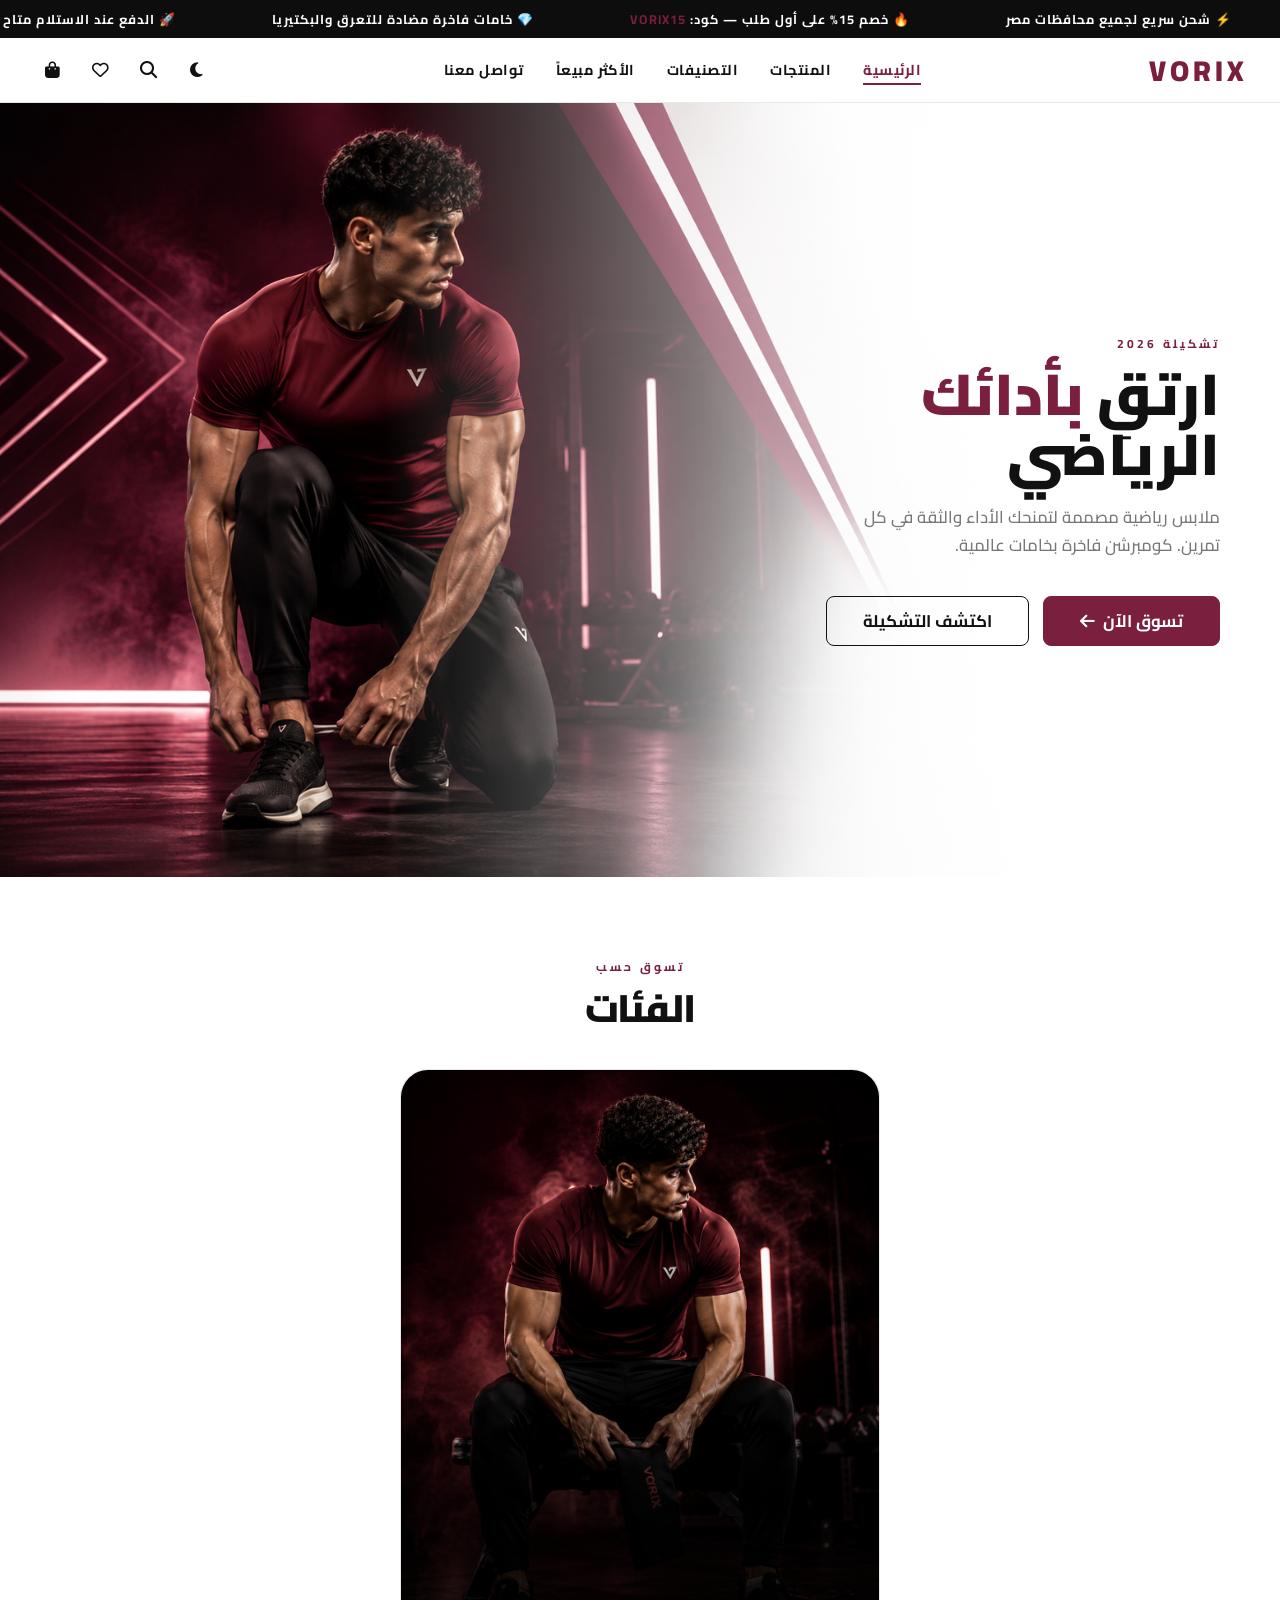
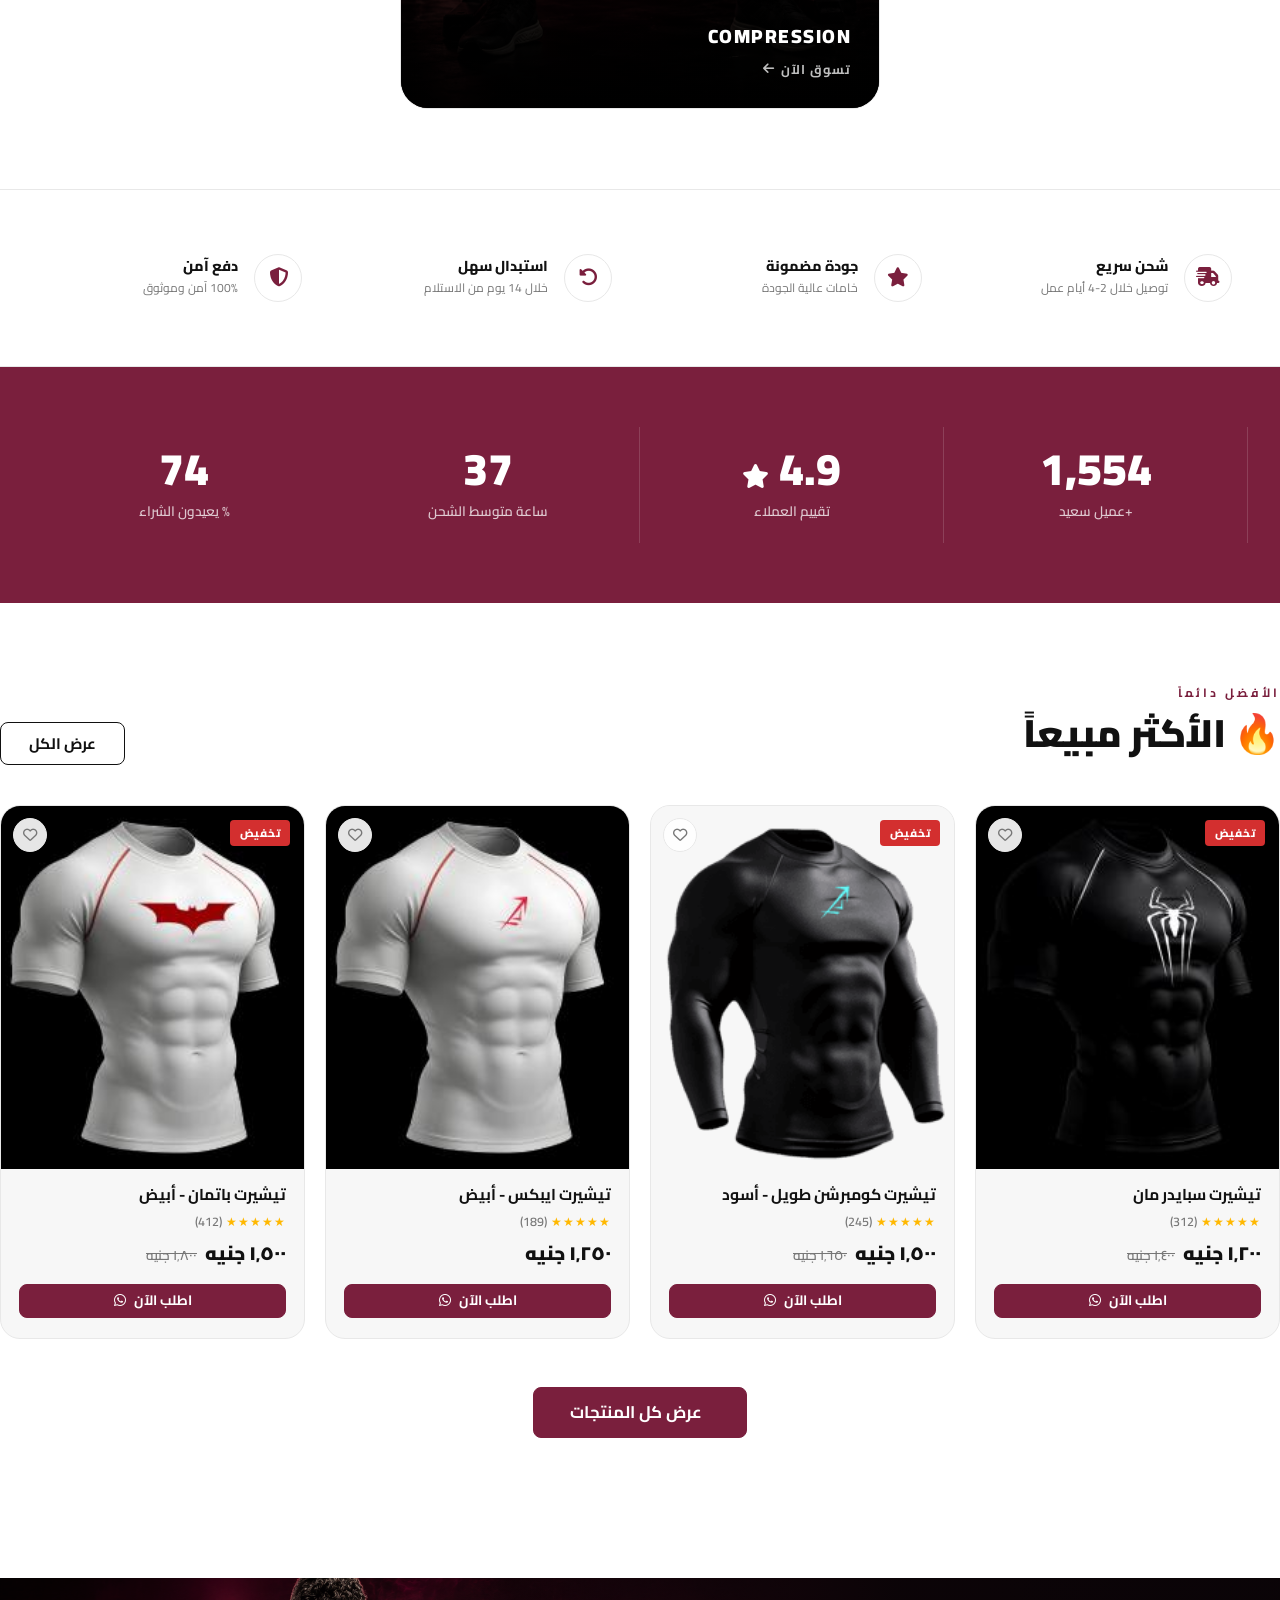
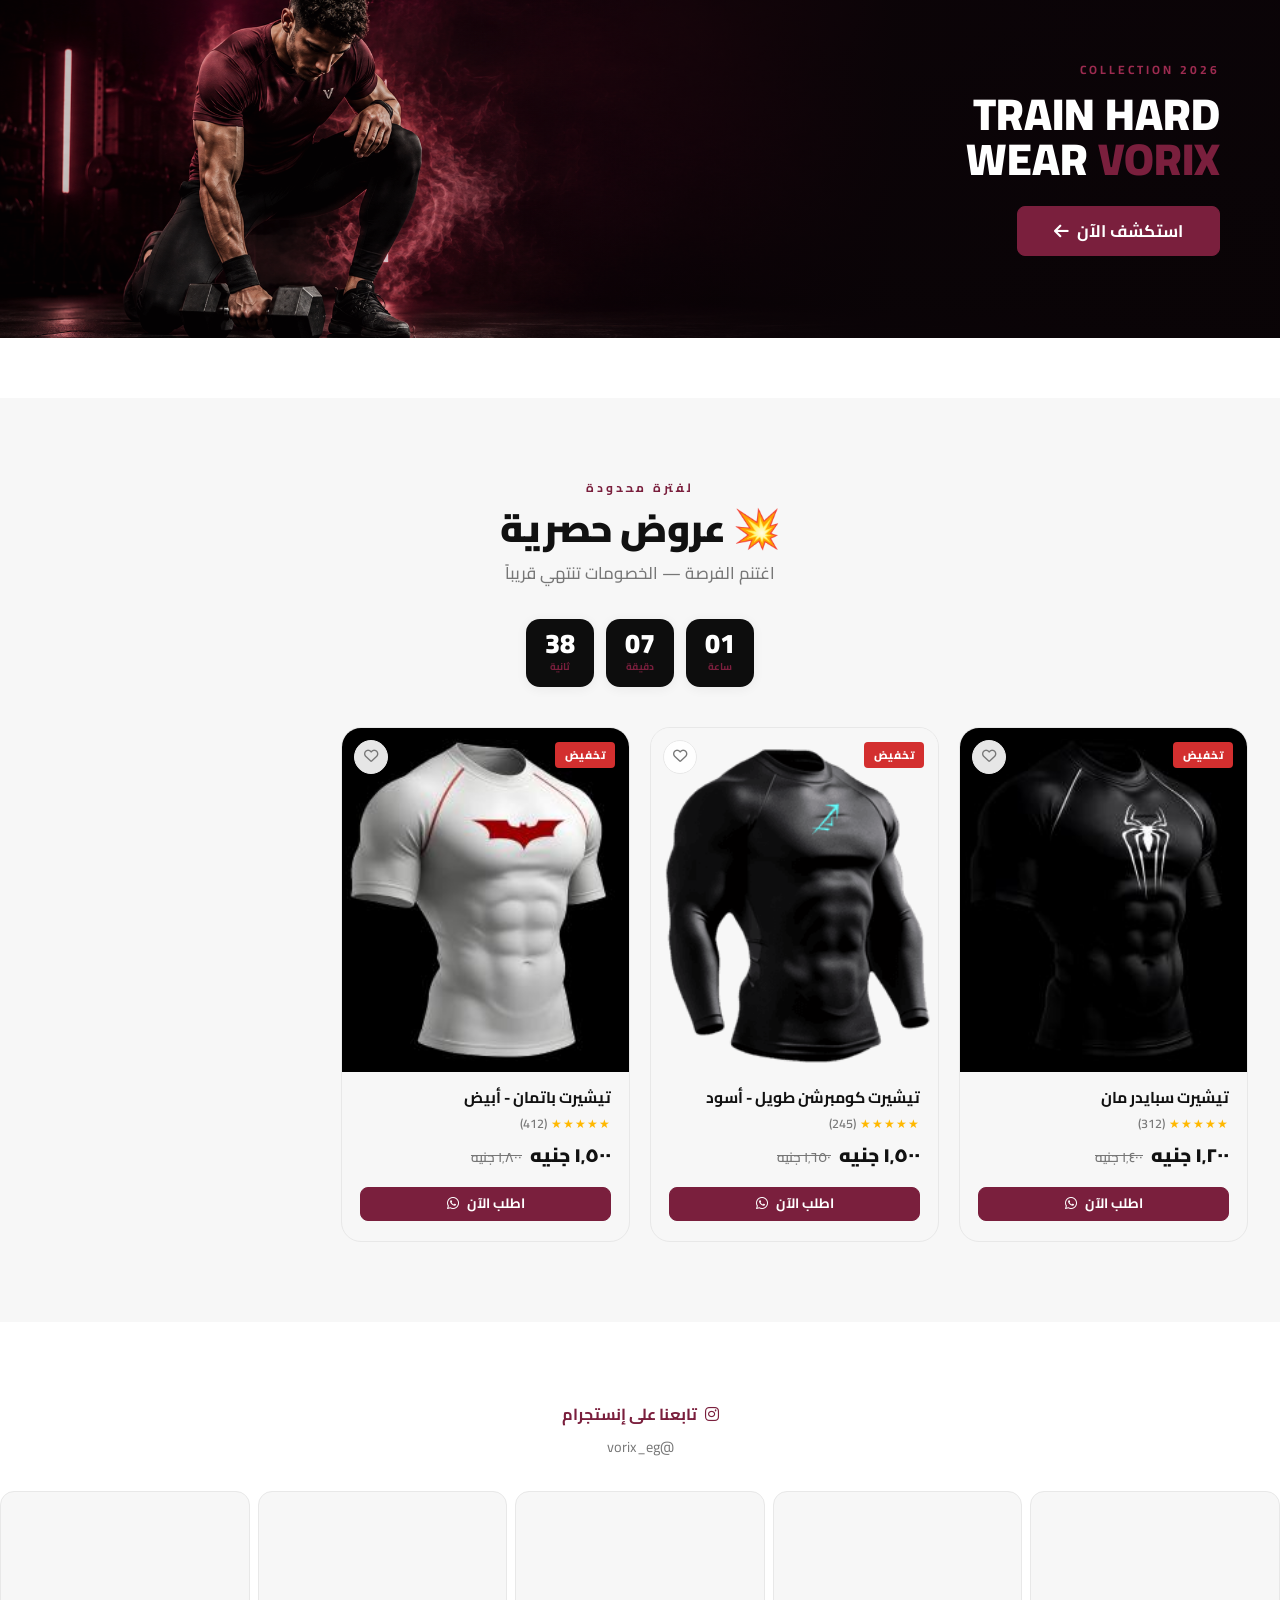
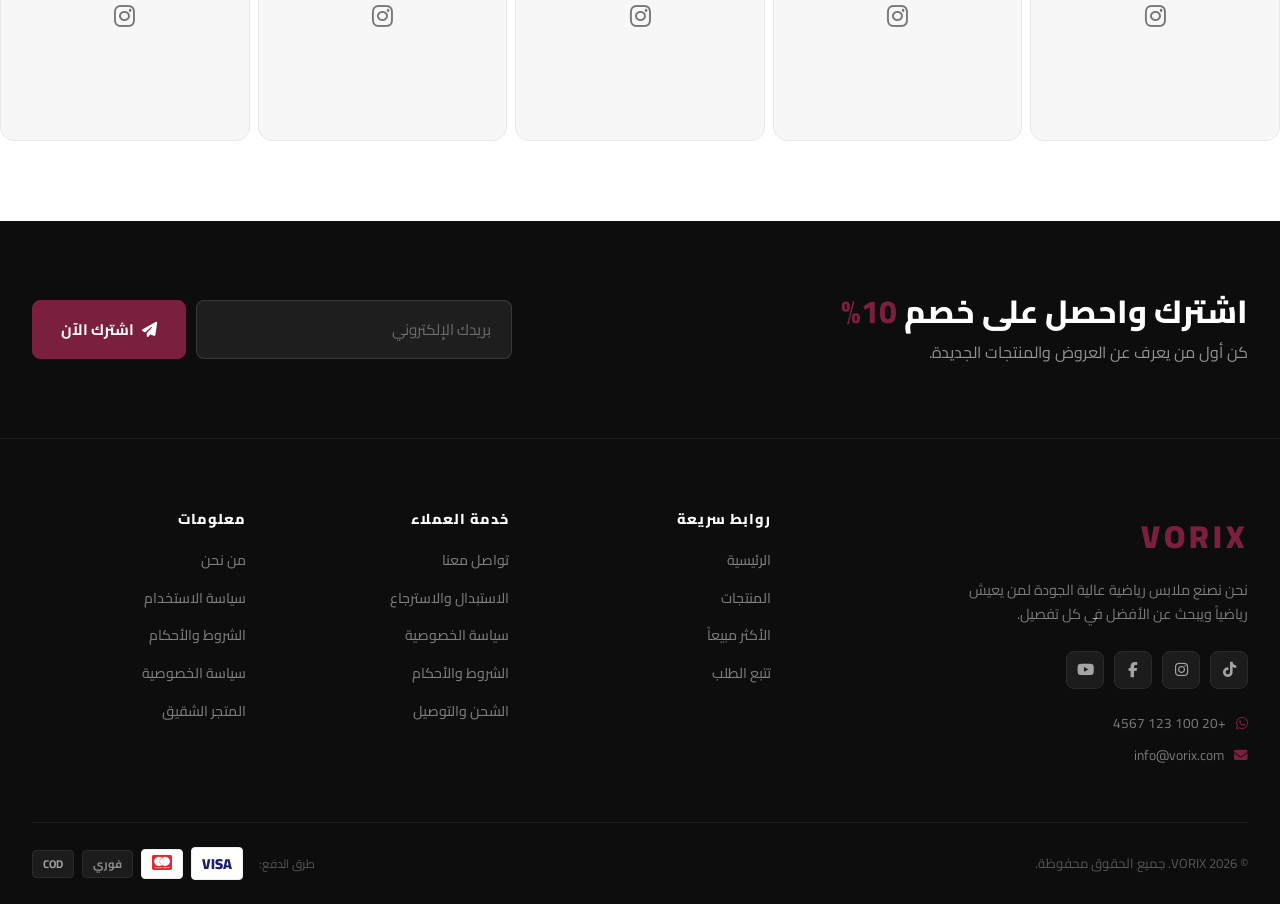
<file: index.html>
<!DOCTYPE html>
<html lang="ar" dir="rtl" data-theme="light">
<head>
    <meta charset="UTF-8">
    <meta name="viewport" content="width=device-width, initial-scale=1.0">
    <title>VORIX | ملابس رياضية فاخرة</title>
    <meta name="description" content="تيشيرتات ضغط (كومبرشن) فاخرة للرجال. تسوق الآن أحدث صيحات الملابس الرياضية الداعمة لأداء أفضل.">

    <link rel="stylesheet" href="https://cdnjs.cloudflare.com/ajax/libs/font-awesome/6.4.0/css/all.min.css">
    <link rel="stylesheet" href="css/theme.css">
    <link rel="stylesheet" href="css/style.css">
    <link rel="stylesheet" href="css/components.css">
    <link rel="stylesheet" href="css/animations.css">
    <link rel="stylesheet" href="css/responsive.css">

    <style>
        /* ================================================
           PAGE-LEVEL STYLES — INDEX.HTML
           ================================================ */

        /* ----- HERO SECTION (Full-Width with Text Overlay) ----- */
        .hero-split {
            position: relative;
            min-height: 86vh;
            display: flex;
            align-items: center;
            justify-content: flex-start; /* in RTL, this aligns copy to the right */
            overflow: hidden;
        }

        .hero-copy {
            position: relative;
            z-index: 3;
            width: 50%;
            max-width: 650px;
            display: flex;
            flex-direction: column;
            justify-content: center;
            padding: 80px 60px;
            background: transparent;
        }

        .hero-title {
            font-size: clamp(2.6rem, 4.5vw, 4rem);
            font-weight: 900;
            line-height: 1.05;
            color: var(--primary-text);
            text-transform: uppercase;
            margin-bottom: 18px;
        }
        .hero-title span { color: var(--accent-color); }

        .hero-subtitle {
            font-size: 1.05rem;
            color: var(--secondary-text);
            max-width: 400px;
            margin-bottom: 36px;
            font-weight: 500;
            line-height: 1.7;
        }

        .hero-media {
            position: absolute;
            inset: 0;
            z-index: 1;
            width: 100%;
            height: 100%;
            background: #2A0D1A;
        }
        .hero-media img {
            width: 100%;
            height: 100%;
            object-fit: cover;
            object-position: left center; /* keeps the athlete on the left side visible */
        }
        .hero-overlay {
            position: absolute;
            inset: 0;
            z-index: 2;
            pointer-events: none;
            /* Gradient fading from body background color on the right to transparent on the left */
            background: linear-gradient(to left, var(--primary-bg) 15%, rgba(13, 13, 13, 0) 70%);
            transition: background var(--t-normal) var(--ease-in-out);
        }
        [data-theme="light"] .hero-overlay {
            background: linear-gradient(to left, var(--primary-bg) 15%, rgba(255, 255, 255, 0) 70%);
        }

        /* ----- CATEGORIES (reference: 3 tall cards with labels) ----- */
        .section-categories {
            padding: 80px 0;
        }
        .category-grid {
            display: grid;
            grid-template-columns: repeat(3, 1fr);
            gap: 20px;
            margin-top: 40px;
        }
        .cat-card {
            position: relative;
            border-radius: var(--radius-xl);
            overflow: hidden;
            aspect-ratio: 3/4;
            cursor: pointer;
            border: 1px solid var(--border-color);
            transition: transform var(--t-normal) var(--ease-out),
                        box-shadow var(--t-normal) var(--ease-out);
            background: var(--secondary-bg);
        }
        .cat-card:hover { transform: translateY(-6px); box-shadow: var(--shadow-lg); }
        .cat-card img {
            width: 100%;
            height: 100%;
            object-fit: cover;
            transition: transform var(--t-slow) var(--ease-out);
        }
        .cat-card:hover img { transform: scale(1.06); }
        .cat-overlay {
            position: absolute;
            inset: 0;
            background: linear-gradient(to top, rgba(0,0,0,0.82) 0%, transparent 55%);
            display: flex;
            flex-direction: column;
            justify-content: flex-end;
            padding: 28px;
        }
        .cat-name {
            font-size: 1.2rem;
            font-weight: 900;
            color: #fff;
            text-transform: uppercase;
            letter-spacing: 1.5px;
            margin-bottom: 8px;
        }
        .cat-link {
            font-size: 0.8rem;
            font-weight: 700;
            color: rgba(255,255,255,0.75);
            text-transform: uppercase;
            letter-spacing: 1px;
            display: flex;
            align-items: center;
            gap: 6px;
            text-decoration: none;
            transition: color var(--t-fast);
        }
        .cat-link:hover { color: #fff; }

        /* ----- TRUST STRIP (4-item row) ----- */
        .trust-section {
            padding: 48px 0;
            border-top: 1px solid var(--border-color);
            border-bottom: 1px solid var(--border-color);
            background: var(--primary-bg);
        }
        .trust-row {
            display: grid;
            grid-template-columns: repeat(4, 1fr);
            gap: 24px;
        }
        .trust-item-sm {
            display: flex;
            align-items: center;
            gap: 16px;
            padding: 16px;
        }
        .trust-icon-box {
            width: 48px;
            height: 48px;
            border-radius: 50%;
            border: 1.5px solid var(--border-color);
            display: flex;
            align-items: center;
            justify-content: center;
            color: var(--accent-color);
            font-size: 1.2rem;
            flex-shrink: 0;
        }
        .trust-text-sm h5 { font-size: 0.9rem; font-weight: 800; margin-bottom: 2px; }
        .trust-text-sm p  { font-size: 0.75rem; color: var(--secondary-text); margin: 0; }

        /* ----- STATS SECTION (burgundy full-width) ----- */
        .stats-section {
            background: var(--accent-color);
            padding: 60px 0;
        }
        .stats-grid {
            display: grid;
            grid-template-columns: repeat(4, 1fr);
            gap: 0;
        }
        .stat-box {
            text-align: center;
            padding: 20px;
            border-left: 1px solid rgba(255,255,255,0.15);
            color: #fff;
        }
        .stat-box:last-child { border-left: none; }
        [dir="rtl"] .stat-box { border-left: none; border-right: 1px solid rgba(255,255,255,0.15); }
        [dir="rtl"] .stat-box:last-child { border-right: none; }
        .stat-num {
            font-size: clamp(2rem, 3.5vw, 2.8rem);
            font-weight: 900;
            display: block;
            line-height: 1;
            margin-bottom: 6px;
        }
        .stat-lbl {
            font-size: 0.85rem;
            font-weight: 600;
            color: rgba(255,255,255,0.75);
            text-transform: uppercase;
        }

        /* ----- BEST SELLERS ----- */
        .section-products {
            padding: 80px 0;
        }
        .section-header {
            display: flex;
            align-items: flex-end;
            justify-content: space-between;
            margin-bottom: 40px;
            flex-wrap: wrap;
            gap: 20px;
        }

        .products-grid {
            display: grid;
            grid-template-columns: repeat(4, 1fr);
            gap: 20px;
        }

        /* ----- PROMO BANNER (dark + text + CTA) ----- */
        .promo-banner {
            position: relative;
            min-height: 360px;
            background: #1A0A10;
            display: flex;
            align-items: center;
            overflow: hidden;
            margin: 60px 0;
        }
        .promo-banner::before {
            content: '';
            position: absolute;
            inset: 0;
            background: linear-gradient(to left, transparent 35%, rgba(10,4,7,0.95) 70%);
            z-index: 1;
        }
        [dir="rtl"] .promo-banner::before {
            background: linear-gradient(to right, transparent 35%, rgba(10,4,7,0.95) 70%);
        }
        .promo-bg-img {
            position: absolute;
            inset: 0;
            width: 100%;
            height: 100%;
            object-fit: cover;
            opacity: 0.35;
        }
        .promo-content {
            position: relative;
            z-index: 2;
            padding: 60px;
            max-width: 500px;
        }
        .promo-eyebrow {
            font-size: 0.75rem;
            font-weight: 700;
            text-transform: uppercase;
            letter-spacing: 3px;
            color: var(--accent-hover);
            margin-bottom: 12px;
        }
        .promo-title {
            font-size: clamp(2rem, 3.5vw, 3.2rem);
            font-weight: 900;
            color: #fff;
            text-transform: uppercase;
            line-height: 1;
            margin-bottom: 24px;
        }
        .promo-title em {
            font-style: normal;
            color: var(--accent-color);
        }

        /* ----- INSTAGRAM GALLERY (single row) ----- */
        .insta-section {
            padding: 80px 0;
        }
        .insta-header {
            text-align: center;
            margin-bottom: 32px;
        }
        .insta-handle {
            display: inline-flex;
            align-items: center;
            gap: 8px;
            font-size: 1rem;
            font-weight: 700;
            color: var(--accent-color);
        }
        .insta-grid {
            display: grid;
            grid-template-columns: repeat(5, 1fr);
            gap: 8px;
        }
        .insta-cell {
            aspect-ratio: 1;
            border-radius: var(--radius-md);
            overflow: hidden;
            background: var(--secondary-bg);
            border: 1px solid var(--border-color);
            display: flex;
            align-items: center;
            justify-content: center;
            color: var(--secondary-text);
            font-size: 1.5rem;
            position: relative;
            transition: transform var(--t-normal) var(--ease-out);
        }
        .insta-cell:hover { transform: scale(1.03); }
        .insta-cell img { width: 100%; height: 100%; object-fit: cover; position: absolute; inset: 0; }

        /* ----- NEWSLETTER (dark box) ----- */
        .newsletter-section {
            background: var(--clr-dark);
            padding: 72px 0;
        }
        .newsletter-inner {
            display: flex;
            align-items: center;
            justify-content: space-between;
            gap: 40px;
            flex-wrap: wrap;
        }
        .newsletter-copy h2 {
            color: #fff;
            font-size: clamp(1.6rem, 2.5vw, 2rem);
            margin-bottom: 8px;
        }
        .newsletter-copy p {
            color: rgba(255,255,255,0.55);
            max-width: 360px;
            margin: 0;
        }
        .newsletter-form {
            display: flex;
            gap: 10px;
            flex-wrap: wrap;
            flex: 1;
            max-width: 480px;
        }
        .newsletter-input {
            flex: 1;
            min-width: 200px;
            padding: 14px 20px;
            border-radius: var(--radius-sm);
            border: 1.5px solid rgba(255,255,255,0.12);
            background: rgba(255,255,255,0.07);
            color: #fff;
            font-family: var(--font-main);
            font-size: 0.95rem;
            outline: none;
            transition: border-color var(--t-fast);
        }
        .newsletter-input::placeholder { color: rgba(255,255,255,0.35); }
        .newsletter-input:focus { border-color: var(--accent-color); }

        /* ----- FOOTER (dark, 4-column) ----- */
        .site-footer {
            background: var(--clr-dark);
            padding: 72px 0 0;
            border-top: 1px solid #1C1C1C;
        }
        .footer-grid {
            display: grid;
            grid-template-columns: 2fr 1fr 1fr 1fr;
            gap: 48px;
            padding-bottom: 56px;
            border-bottom: 1px solid #1C1C1C;
        }
        .footer-brand-logo {
            font-size: 2rem;
            font-weight: 900;
            letter-spacing: 4px;
            color: var(--accent-color);
            margin-bottom: 16px;
        }
        .footer-brand-desc {
            color: rgba(255,255,255,0.45);
            font-size: 0.9rem;
            line-height: 1.7;
            max-width: 280px;
            margin-bottom: 24px;
        }
        .footer-socials {
            display: flex;
            gap: 10px;
        }
        .social-btn {
            width: 38px;
            height: 38px;
            border-radius: var(--radius-sm);
            background: #1C1C1C;
            border: 1px solid #2A2A2A;
            color: rgba(255,255,255,0.6);
            display: flex;
            align-items: center;
            justify-content: center;
            font-size: 0.95rem;
            transition: all var(--t-fast);
        }
        .social-btn:hover {
            background: var(--accent-color);
            border-color: var(--accent-color);
            color: #fff;
        }
        .footer-col h4 {
            color: #fff;
            font-size: 0.9rem;
            font-weight: 800;
            text-transform: uppercase;
            letter-spacing: 1px;
            margin-bottom: 20px;
        }
        .footer-col ul { display: flex; flex-direction: column; gap: 12px; }
        .footer-col a {
            color: rgba(255,255,255,0.45);
            font-size: 0.88rem;
            font-weight: 500;
            transition: color var(--t-fast);
        }
        .footer-col a:hover { color: #fff; }
        .footer-bottom {
            display: flex;
            align-items: center;
            justify-content: space-between;
            padding: 24px 0;
            flex-wrap: wrap;
            gap: 16px;
        }
        .footer-copy {
            color: rgba(255,255,255,0.3);
            font-size: 0.82rem;
        }
        .footer-payments {
            display: flex;
            align-items: center;
            gap: 10px;
        }
        .payment-badge {
            padding: 4px 10px;
            border-radius: 4px;
            background: #1C1C1C;
            border: 1px solid #2A2A2A;
            font-size: 0.7rem;
            font-weight: 700;
            color: rgba(255,255,255,0.5);
        }
        .payment-badge.visa-style  { color: #1A1F71; background: #fff; border-color: #eee; }
        .payment-badge.mc-style    { background: #fff; border-color: #eee; }
        .payment-badge.mc-style i  { color: #E22B30; font-size: 1.1rem; }
        .footer-contact {
            display: flex;
            flex-direction: column;
            gap: 10px;
            margin-top: 24px;
        }
        .footer-contact a {
            color: rgba(255,255,255,0.45);
            font-size: 0.85rem;
            display: flex;
            align-items: center;
            gap: 10px;
        }
        .footer-contact a i { color: var(--accent-color); }
        .footer-contact a:hover { color: #fff; }

        /* Countdown section */
        .offers-section {
            padding: 80px 0;
            background: var(--secondary-bg);
        }

        /* responsive grid for products */
        @media (max-width: 1100px) {
            .products-grid { grid-template-columns: repeat(2, 1fr); }
            .category-grid { grid-template-columns: repeat(2, 1fr); }
        }
        @media (max-width: 720px) {
            .products-grid { grid-template-columns: repeat(2, 1fr); gap: 14px; }
            .category-grid { grid-template-columns: repeat(2, 1fr); }
            .trust-row { grid-template-columns: repeat(2, 1fr); }
            .stats-grid { grid-template-columns: repeat(2, 1fr); }
            .insta-grid { grid-template-columns: repeat(3, 1fr); }
            .hero-split { min-height: 70vh; justify-content: center; text-align: center; }
            .hero-copy { width: 100%; max-width: 100%; padding: 40px 20px; align-items: center; }
            .hero-overlay {
                background: linear-gradient(to top, rgba(13, 13, 13, 0.85) 40%, rgba(13, 13, 13, 0.4) 100%);
            }
            [data-theme="light"] .hero-overlay {
                background: linear-gradient(to top, rgba(255, 255, 255, 0.85) 40%, rgba(255, 255, 255, 0.4) 100%);
            }
            .promo-content { padding: 40px 20px; max-width: 100%; }
            .newsletter-inner { flex-direction: column; }
            .newsletter-form { max-width: 100%; width: 100%; }
            .newsletter-input { min-width: 0; width: 100%; }
            .footer-grid { grid-template-columns: 1fr 1fr; }
            .stats-grid { gap: 0; }
            .stat-box { border: none; border-bottom: 1px solid rgba(255,255,255,0.15); }
            .promo-banner { overflow: hidden; max-width: 100%; }
            .section-header { gap: 12px; }
        }
        @media (max-width: 480px) {
            .products-grid { grid-template-columns: 1fr 1fr; gap: 10px; }
            .insta-grid { grid-template-columns: repeat(3, 1fr); }
            .footer-grid { grid-template-columns: 1fr; }
            .category-grid { grid-template-columns: 1fr; }
            .promo-content { padding: 30px 16px; }
            .promo-title { font-size: 1.8rem; }
            .trust-row { grid-template-columns: 1fr; }
        }
    </style>
</head>
<body>

    <!-- ==================== ANNOUNCEMENT BAR ==================== -->
    <div class="announcement-bar">
        <div class="announcement-content">
            <span class="announcement-item">⚡ شحن سريع لجميع محافظات مصر</span>
            <span class="announcement-item">🔥 خصم 15% على أول طلب — كود: <span>VORIX15</span></span>
            <span class="announcement-item">💎 خامات فاخرة مضادة للتعرق والبكتيريا</span>
            <span class="announcement-item">🚀 الدفع عند الاستلام متاح في جميع المحافظات</span>
            <span class="announcement-item">⚡ شحن سريع لجميع محافظات مصر</span>
            <span class="announcement-item">🔥 خصم 15% على أول طلب — كود: <span>VORIX15</span></span>
        </div>
    </div>

    <!-- ==================== HEADER ==================== -->
    <header class="header" id="site-header">
        <div class="header-inner">
            <!-- Logo -->
            <a href="index.html" class="nav-logo">VORIX</a>

            <!-- Centre Nav -->
            <nav class="nav-links" id="nav-links">
                <a href="index.html" class="active">الرئيسية</a>
                <a href="shop.html">المنتجات</a>
                <a href="shop.html">التصنيفات</a>
                <a href="shop.html">الأكثر مبيعاً</a>
                <a href="contact.html">تواصل معنا</a>
            </nav>

            <!-- Right Actions -->
            <div class="nav-actions">
                <button id="theme-toggle" class="nav-icon-btn" aria-label="الوضع الليلي">
                    <i class="fa-solid fa-moon"></i>
                </button>
                <a href="shop.html" class="nav-icon-btn" aria-label="بحث">
                    <i class="fa-solid fa-magnifying-glass"></i>
                </a>
                <a href="wishlist.html" class="nav-icon-btn" aria-label="المفضلة">
                    <i class="fa-regular fa-heart"></i>
                </a>
                <a href="cart.html" class="nav-icon-btn" aria-label="السلة">
                    <i class="fa-solid fa-bag-shopping"></i>
                    <span class="cart-count" style="display:none;">0</span>
                </a>
                <button class="mobile-menu-btn nav-icon-btn" id="mobile-menu-btn" aria-label="القائمة">
                    <i class="fa-solid fa-bars"></i>
                </button>
            </div>
        </div>
    </header>

    <!-- ==================== HERO SECTION ==================== -->
    <section class="hero-split">
        <div class="hero-media">
            <img src="images/hero.png" alt="Hero Image" class="hero-image">
            <div class="hero-overlay"></div>
        </div>
        <div class="hero-copy animate-fade-up">
            <span class="section-label">تشكيلة 2026</span>
            <h1 class="hero-title">ارتقِ <span>بأدائك</span><br>الرياضي</h1>
            <p class="hero-subtitle">ملابس رياضية مصممة لتمنحك الأداء والثقة في كل تمرين. كومبرشن فاخرة بخامات عالمية.</p>
            <div style="display:flex; gap:14px; flex-wrap:wrap;">
                <a href="shop.html" class="btn btn-primary btn-lg">
                    تسوق الآن <i class="fa-solid fa-arrow-left"></i>
                </a>
                <a href="shop.html" class="btn btn-secondary btn-lg">اكتشف التشكيلة</a>
            </div>
        </div>
    </section>

    <!-- ==================== CATEGORIES ==================== -->
    <section class="section-categories container">
        <div class="text-center reveal" style="margin-bottom:40px;">
            <span class="section-label">تسوق حسب</span>
            <h2 class="section-title">الفئات</h2>
        </div>
        <div class="category-grid" style="display: flex; justify-content: center;">
            <!-- Cat 1 -->
            <a href="shop.html" class="cat-card reveal" style="max-width: 480px; width: 100%; aspect-ratio: 3/4;">
                <img src="images/comp.png" alt="COMPRESSION" style="position: absolute; inset: 0; width: 100%; height: 100%; object-fit: cover;">
                <div style="position:absolute;inset:0;background:linear-gradient(to top, rgba(0,0,0,0.85) 0%, transparent 60%);"></div>
                <div class="cat-overlay">
                    <div class="cat-name">COMPRESSION</div>
                    <span class="cat-link">تسوق الآن <i class="fa-solid fa-arrow-left"></i></span>
                </div>
            </a>
        </div>
    </section>

    <!-- ==================== TRUST STRIP ==================== -->
    <section class="trust-section">
        <div class="container">
            <div class="trust-row reveal">
                <div class="trust-item-sm">
                    <div class="trust-icon-box"><i class="fa-solid fa-truck-fast"></i></div>
                    <div class="trust-text-sm">
                        <h5>شحن سريع</h5>
                        <p>توصيل خلال 2-4 أيام عمل</p>
                    </div>
                </div>
                <div class="trust-item-sm">
                    <div class="trust-icon-box"><i class="fa-solid fa-star"></i></div>
                    <div class="trust-text-sm">
                        <h5>جودة مضمونة</h5>
                        <p>خامات عالية الجودة</p>
                    </div>
                </div>
                <div class="trust-item-sm">
                    <div class="trust-icon-box"><i class="fa-solid fa-rotate-left"></i></div>
                    <div class="trust-text-sm">
                        <h5>استبدال سهل</h5>
                        <p>خلال 14 يوم من الاستلام</p>
                    </div>
                </div>
                <div class="trust-item-sm">
                    <div class="trust-icon-box"><i class="fa-solid fa-shield-halved"></i></div>
                    <div class="trust-text-sm">
                        <h5>دفع آمن</h5>
                        <p>100% آمن وموثوق</p>
                    </div>
                </div>
            </div>
        </div>
    </section>

    <!-- ==================== STATS BANNER ==================== -->
    <section class="stats-section">
        <div class="container">
            <div class="stats-grid">
                <div class="stat-box reveal">
                    <span class="stat-num" data-target="2500">0</span>
                    <span class="stat-lbl">+عميل سعيد</span>
                </div>
                <div class="stat-box reveal reveal-delay-1">
                    <span class="stat-num">4.9 <i class="fa-solid fa-star" style="font-size:1.5rem;"></i></span>
                    <span class="stat-lbl">تقييم العملاء</span>
                </div>
                <div class="stat-box reveal reveal-delay-2">
                    <span class="stat-num" data-target="48">0</span>
                    <span class="stat-lbl">ساعة متوسط الشحن</span>
                </div>
                <div class="stat-box reveal reveal-delay-3">
                    <span class="stat-num" data-target="95">0</span>
                    <span class="stat-lbl">% يعيدون الشراء</span>
                </div>
            </div>
        </div>
    </section>

    <!-- ==================== BEST SELLERS ==================== -->
    <section class="section-products container">
        <div class="section-header reveal">
            <div>
                <span class="section-label">الأفضل دائماً</span>
                <h2 class="section-title">🔥 الأكثر مبيعاً</h2>
            </div>
            <a href="shop.html" class="btn btn-secondary">عرض الكل</a>
        </div>
        <div class="products-grid" id="home-products-grid">
            <!-- JS injected -->
        </div>
        <div style="text-align:center; margin-top:48px;" class="reveal">
            <a href="shop.html" class="btn btn-primary btn-lg">
                <i class="fa-solid fa-grid-2"></i> عرض كل المنتجات
            </a>
        </div>
    </section>

    <!-- ==================== PROMO BANNER ==================== -->
    <section class="promo-banner reveal">
        <img src="images/bk.png" alt="Promo Background" class="promo-bg-img" style="opacity: 0.85;">
        <div class="promo-content">
            <p class="promo-eyebrow">COLLECTION 2026</p>
            <h2 class="promo-title">TRAIN HARD<br>WEAR <em>VORIX</em></h2>
            <a href="shop.html" class="btn btn-primary btn-lg">
                استكشف الآن <i class="fa-solid fa-arrow-left"></i>
            </a>
        </div>
    </section>

    <!-- ==================== OFFERS / COUNTDOWN ==================== -->
    <section class="offers-section">
        <div class="container">
            <div class="text-center reveal" style="margin-bottom:40px;">
                <span class="section-label">لفترة محدودة</span>
                <h2 class="section-title">💥 عروض حصرية</h2>
                <p class="section-subtitle text-center" style="margin: 10px auto 30px;">اغتنم الفرصة — الخصومات تنتهي قريباً</p>
                <div class="countdown-wrap countdown-timer" style="justify-content:center; margin-bottom:0;">
                    <div class="time-box">
                        <span class="time-num hours">00</span>
                        <span class="time-label">ساعة</span>
                    </div>
                    <div class="time-box">
                        <span class="time-num minutes">00</span>
                        <span class="time-label">دقيقة</span>
                    </div>
                    <div class="time-box">
                        <span class="time-num seconds">00</span>
                        <span class="time-label">ثانية</span>
                    </div>
                </div>
            </div>
            <div class="products-grid" id="offers-grid">
                <!-- JS injected -->
            </div>
        </div>
    </section>

    <!-- ==================== INSTAGRAM GALLERY ==================== -->
    <section class="insta-section container">
        <div class="insta-header reveal">
            <div class="insta-handle">
                <i class="fa-brands fa-instagram"></i>
                تابعنا على إنستجرام
            </div>
            <p style="color:var(--secondary-text); font-size:0.9rem; margin-top:6px;">@vorix_eg</p>
        </div>
        <div class="insta-grid reveal">
            <div class="insta-cell"><i class="fa-brands fa-instagram"></i></div>
            <div class="insta-cell"><i class="fa-brands fa-instagram"></i></div>
            <div class="insta-cell"><i class="fa-brands fa-instagram"></i></div>
            <div class="insta-cell"><i class="fa-brands fa-instagram"></i></div>
            <div class="insta-cell"><i class="fa-brands fa-instagram"></i></div>
        </div>
    </section>

    <!-- ==================== NEWSLETTER ==================== -->
    <section class="newsletter-section">
        <div class="container">
            <div class="newsletter-inner">
                <div class="newsletter-copy reveal">
                    <h2>اشترك واحصل على خصم <span style="color:var(--accent-color);">10%</span></h2>
                    <p>كن أول من يعرف عن العروض والمنتجات الجديدة.</p>
                </div>
                <form class="newsletter-form reveal reveal-delay-2"
                      onsubmit="event.preventDefault(); showToast('تم الاشتراك بنجاح! كود الخصم سيصلك قريباً.'); this.reset();">
                    <input type="email" class="newsletter-input" placeholder="بريدك الإلكتروني" required>
                    <button type="submit" class="btn btn-primary">
                        <i class="fa-solid fa-paper-plane"></i> اشترك الآن
                    </button>
                </form>
            </div>
        </div>
    </section>

    <!-- ==================== FOOTER ==================== -->
    <footer class="site-footer">
        <div class="container">
            <div class="footer-grid">
                <!-- Brand -->
                <div>
                    <div class="footer-brand-logo">VORIX</div>
                    <p class="footer-brand-desc">نحن نصنع ملابس رياضية عالية الجودة لمن يعيش رياضياً ويبحث عن الأفضل في كل تفصيل.</p>
                    <div class="footer-socials">
                        <a href="#" class="social-btn"><i class="fa-brands fa-tiktok"></i></a>
                        <a href="#" class="social-btn"><i class="fa-brands fa-instagram"></i></a>
                        <a href="#" class="social-btn"><i class="fa-brands fa-facebook-f"></i></a>
                        <a href="#" class="social-btn"><i class="fa-brands fa-youtube"></i></a>
                    </div>
                    <div class="footer-contact">
                        <a href="tel:+201001234567"><i class="fa-brands fa-whatsapp"></i> +20 100 123 4567</a>
                        <a href="mailto:info@vorix.com"><i class="fa-solid fa-envelope"></i> info@vorix.com</a>
                    </div>
                </div>

                <!-- Links -->
                <div class="footer-col">
                    <h4>روابط سريعة</h4>
                    <ul>
                        <li><a href="index.html">الرئيسية</a></li>
                        <li><a href="shop.html">المنتجات</a></li>
                        <li><a href="shop.html">الأكثر مبيعاً</a></li>
                        <li><a href="cart.html">تتبع الطلب</a></li>
                    </ul>
                </div>
                <div class="footer-col">
                    <h4>خدمة العملاء</h4>
                    <ul>
                        <li><a href="contact.html">تواصل معنا</a></li>
                        <li><a href="#">الاستبدال والاسترجاع</a></li>
                        <li><a href="#">سياسة الخصوصية</a></li>
                        <li><a href="#">الشروط والأحكام</a></li>
                        <li><a href="#">الشحن والتوصيل</a></li>
                    </ul>
                </div>
                <div class="footer-col">
                    <h4>معلومات</h4>
                    <ul>
                        <li><a href="#">من نحن</a></li>
                        <li><a href="#">سياسة الاستخدام</a></li>
                        <li><a href="#">الشروط والأحكام</a></li>
                        <li><a href="#">سياسة الخصوصية</a></li>
                        <li><a href="contact.html">المتجر الشقيق</a></li>
                    </ul>
                </div>
            </div>

            <!-- Bottom bar -->
            <div class="footer-bottom">
                <p class="footer-copy">&copy; 2026 VORIX. جميع الحقوق محفوظة.</p>
                <div style="display:flex;align-items:center;gap:8px;">
                    <span style="color:rgba(255,255,255,0.3);font-size:0.75rem;margin-left:8px;">طرق الدفع:</span>
                    <div class="payment-badge visa-style" style="font-weight:900;font-size:0.9rem;">VISA</div>
                    <div class="payment-badge mc-style"><i class="fa-brands fa-cc-mastercard"></i></div>
                    <div class="payment-badge">فوري</div>
                    <div class="payment-badge" style="color:rgba(255,255,255,0.6);">COD</div>
                </div>
            </div>
        </div>
    </footer>

    <!-- ==================== SCRIPTS ==================== -->
    <script src="js/data.js"></script>
    <script src="js/theme.js"></script>
    <script src="js/animations.js"></script>
    <script src="js/main.js"></script>

    <script>
    document.addEventListener('DOMContentLoaded', () => {

        /* ---- Build product card HTML ---- */
        const buildCard = (p, index) => {
            const finalPrice = p.price - p.discount;
            const priceHTML = p.discount > 0
                ? `<span class="price-new">${formatPrice(finalPrice)}</span><span class="price-old">${formatPrice(p.price)}</span>`
                : `<span class="price-new">${formatPrice(p.price)}</span>`;

            const badgeHTML = p.discount > 0
                ? `<span class="badge badge-sale">تخفيض</span>`
                : (p.badge ? `<span class="badge badge-hot">${p.badge}</span>` : '');

            const ratingStars = Math.round(p.rating);
            let stars = '';
            for (let i = 0; i < 5; i++) {
                stars += i < ratingStars ? '★' : '☆';
            }

            return `
                <div class="product-card" style="opacity:0;transform:translateY(24px);transition:opacity 0.55s var(--ease-out) ${index * 0.07}s, transform 0.55s var(--ease-out) ${index * 0.07}s;" data-card>
                    ${badgeHTML}
                    <button class="fav-btn" aria-label="أضف للمفضلة"><i class="fa-regular fa-heart"></i></button>
                    <a href="product.html?id=${p.id}">
                        <div class="card-img-wrap">
                            <img src="${p.images[0]}" alt="${p.name}" loading="lazy"
                                 onerror="this.parentElement.innerHTML='<div class=\\'card-img-placeholder\\'>👕</div>';">
                        </div>
                    </a>
                    <div class="card-body">
                        <div class="card-title"><a href="product.html?id=${p.id}">${p.name}</a></div>
                        <div class="card-rating">
                            <span class="stars" style="color:var(--star-color);">${stars}</span>
                            <span class="count">(${p.reviews})</span>
                        </div>
                        <div class="card-price">${priceHTML}</div>
                        <div class="card-actions">
                            <a href="https://wa.me/201060018512?text=مهتم بشراء ${encodeURIComponent(p.name)}"
                               target="_blank" class="btn btn-primary btn-full btn-sm">
                               اطلب الآن <i class="fa-brands fa-whatsapp"></i>
                            </a>
                        </div>
                    </div>
                </div>`;
        };

        /* ---- Render grids ---- */
        const renderGrid = (id, items) => {
            const grid = document.getElementById(id);
            if (!grid) return;
            grid.innerHTML = items.map(buildCard).join('');
            requestAnimationFrame(() => {
                grid.querySelectorAll('[data-card]').forEach(c => {
                    c.style.opacity = '1';
                    c.style.transform = 'translateY(0)';
                });
            });
        };

        if (typeof products !== 'undefined') {
            renderGrid('home-products-grid', products);
            renderGrid('offers-grid', products.filter(p => p.discount > 0));
        }

        /* ---- Animated counters ---- */
        const counters = document.querySelectorAll('[data-target]');
        const animateCounter = (el) => {
            const target = +el.dataset.target;
            const suffix = el.textContent.includes('+') ? '+' : '';
            let current = 0;
            const step = Math.ceil(target / 60);
            const timer = setInterval(() => {
                current += step;
                if (current >= target) {
                    current = target;
                    clearInterval(timer);
                }
                el.textContent = current.toLocaleString('ar') + suffix;
            }, 24);
        };

        const counterObserver = new IntersectionObserver((entries) => {
            entries.forEach(entry => {
                if (entry.isIntersecting) {
                    animateCounter(entry.target);
                    counterObserver.unobserve(entry.target);
                }
            });
        }, { threshold: 0.5 });

        counters.forEach(c => counterObserver.observe(c));

    });
    </script>

</body>
</html>
</file>
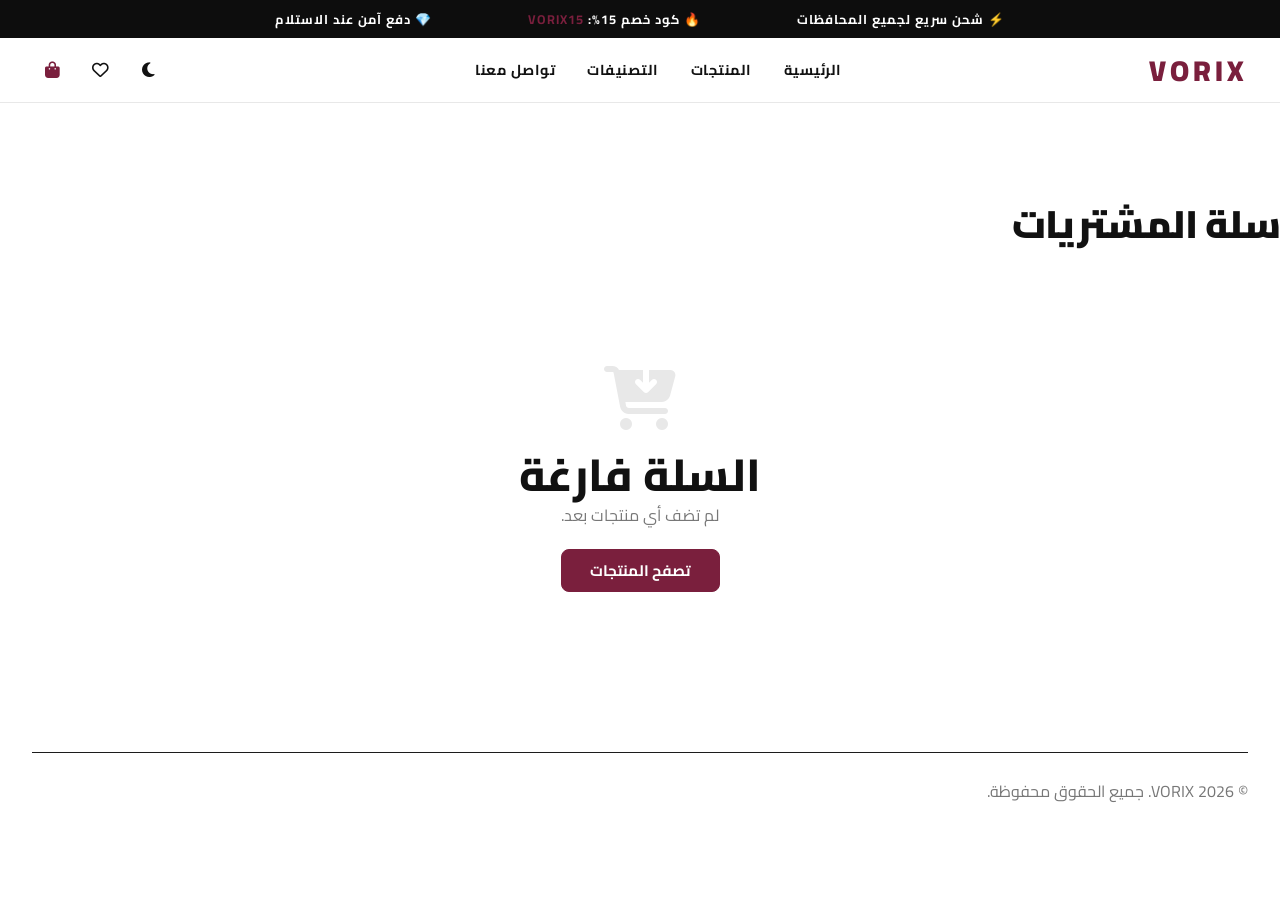
<file: cart.html>
<!DOCTYPE html>
<html lang="ar" dir="rtl" data-theme="light">
<head>
    <meta charset="UTF-8">
    <meta name="viewport" content="width=device-width, initial-scale=1.0">
    <title>سلة المشتريات | VORIX</title>
    <link rel="stylesheet" href="https://cdnjs.cloudflare.com/ajax/libs/font-awesome/6.4.0/css/all.min.css">
    <link rel="stylesheet" href="css/theme.css">
    <link rel="stylesheet" href="css/style.css">
    <link rel="stylesheet" href="css/components.css">
    <link rel="stylesheet" href="css/animations.css">
    <link rel="stylesheet" href="css/responsive.css">
    <style>
        .cart-page { padding: 100px 0 80px; min-height: 70vh; }
        .cart-layout { display: grid; grid-template-columns: 1fr 380px; gap: 40px; align-items: start; }
        @media (max-width: 900px) { .cart-layout { grid-template-columns: 1fr; } }

        .cart-panel { background: var(--primary-bg); border: 1px solid var(--border-color); border-radius: var(--radius-xl); padding: 32px; }

        .cart-item { display: grid; grid-template-columns: 100px 1fr auto; gap: 20px; padding: 24px 0; border-bottom: 1px solid var(--border-color); align-items: center; }
        .cart-item:last-child { border-bottom: none; padding-bottom: 0; }
        .cart-item img { width: 100px; height: 120px; object-fit: cover; border-radius: var(--radius-md); background: var(--secondary-bg); border: 1px solid var(--border-color); }
        .cart-item-name { font-weight: 800; font-size: 1rem; margin-bottom: 4px; }
        .cart-item-meta { color: var(--secondary-text); font-size: 0.82rem; font-weight: 600; margin-bottom: 14px; }
        .cart-item-price { font-weight: 900; font-size: 1.1rem; }

        .qty-row { display: inline-flex; align-items: center; border: 1.5px solid var(--border-color); border-radius: var(--radius-sm); overflow: hidden; background: var(--secondary-bg); }
        .qty-row button { width: 36px; height: 38px; border: none; background: transparent; font-weight: 800; font-size: 1rem; cursor: pointer; color: var(--primary-text); transition: background var(--t-fast); }
        .qty-row button:hover { background: var(--border-color); }
        .qty-row span { width: 40px; text-align: center; font-weight: 800; font-size: 0.95rem; border-left: 1.5px solid var(--border-color); border-right: 1.5px solid var(--border-color); display: flex; align-items: center; justify-content: center; height: 38px; }
        .remove-btn { font-size: 0.8rem; font-weight: 700; color: var(--error-color); background: none; border: none; cursor: pointer; text-decoration: underline; margin-top: 8px; display: block; }

        .summary-panel { background: var(--secondary-bg); border: 1px solid var(--border-color); border-radius: var(--radius-xl); padding: 32px; position: sticky; top: 90px; }
        .summary-row { display: flex; justify-content: space-between; margin-bottom: 14px; font-weight: 600; color: var(--secondary-text); }
        .summary-total { display: flex; justify-content: space-between; padding-top: 20px; margin-top: 20px; border-top: 2px solid var(--border-color); font-size: 1.3rem; font-weight: 900; }
        .empty-state { text-align: center; padding: 80px 20px; }
        .empty-state i { font-size: 4rem; color: var(--border-color); margin-bottom: 20px; display: block; }
    </style>
</head>
<body>
    <!-- Announcement Bar -->
    <div class="announcement-bar">
        <div class="announcement-content">
            <span class="announcement-item">⚡ شحن سريع لجميع المحافظات</span>
            <span class="announcement-item">🔥 كود خصم 15%: <span>VORIX15</span></span>
            <span class="announcement-item">💎 دفع آمن عند الاستلام</span>
        </div>
    </div>
    <!-- Header -->
    <header class="header" id="site-header">
        <div class="header-inner">
            <a href="index.html" class="nav-logo">VORIX</a>
            <nav class="nav-links" id="nav-links">
                <a href="index.html">الرئيسية</a><a href="shop.html">المنتجات</a><a href="shop.html">التصنيفات</a><a href="contact.html">تواصل معنا</a>
            </nav>
            <div class="nav-actions">
                <button id="theme-toggle" class="nav-icon-btn"><i class="fa-solid fa-moon"></i></button>
                <a href="wishlist.html" class="nav-icon-btn"><i class="fa-regular fa-heart"></i></a>
                <a href="cart.html" class="nav-icon-btn" style="color:var(--accent-color);">
                    <i class="fa-solid fa-bag-shopping"></i>
                    <span class="cart-count" style="display:none;">0</span>
                </a>
                <button class="mobile-menu-btn nav-icon-btn" id="mobile-menu-btn"><i class="fa-solid fa-bars"></i></button>
            </div>
        </div>
    </header>

    <main class="cart-page container">
        <h1 class="section-title animate-fade-up" style="margin-bottom:40px;">سلة المشتريات</h1>
        <div id="cart-content"></div>
    </main>

    <footer class="site-footer">
        <div class="container">
            <div class="footer-bottom" style="border-top:1px solid #1C1C1C;padding-top:24px;">
                <p class="footer-copy">&copy; 2026 VORIX. جميع الحقوق محفوظة.</p>
            </div>
        </div>
    </footer>

    <script src="js/data.js"></script>
    <script src="js/theme.js"></script>
    <script src="js/main.js"></script>
    <script>
    document.addEventListener('DOMContentLoaded', () => {
        const render = () => {
            const cart = JSON.parse(localStorage.getItem('vorix-cart')) || [];
            const content = document.getElementById('cart-content');
            if (!cart.length) {
                content.innerHTML = `<div class="empty-state"><i class="fa-solid fa-cart-arrow-down"></i><h2>السلة فارغة</h2><p>لم تضف أي منتجات بعد.</p><a href="shop.html" class="btn btn-primary" style="margin-top:20px;">تصفح المنتجات</a></div>`;
                return;
            }
            let sub = 0;
            let itemsHTML = cart.map((item, i) => {
                sub += item.price * item.quantity;
                return `<div class="cart-item">
                    <img src="${item.image}" alt="${item.name}" onerror="this.src='data:image/svg+xml,<svg xmlns=%22http://www.w3.org/2000/svg%22 viewBox=%220 0 100 120%22><text y=%2270%22 font-size=%2250%22>👕</text></svg>'">
                    <div>
                        <div class="cart-item-name">${item.name}</div>
                        <div class="cart-item-meta">اللون: ${item.color} | المقاس: ${item.size}</div>
                        <div class="qty-row">
                            <button onclick="chQty(${i},1)">+</button>
                            <span>${item.quantity}</span>
                            <button onclick="chQty(${i},-1)">-</button>
                        </div>
                        <button class="remove-btn" onclick="rmItem(${i})">إزالة</button>
                    </div>
                    <div class="cart-item-price">${formatPrice(item.price * item.quantity)}</div>
                </div>`;
            }).join('');

            content.innerHTML = `<div class="cart-layout">
                <div class="cart-panel">${itemsHTML}</div>
                <div class="summary-panel">
                    <h3 style="font-size:1.2rem;margin-bottom:24px;font-weight:800;">ملخص الطلب</h3>
                    <div class="summary-row"><span>المجموع الفرعي</span><span>${formatPrice(sub)}</span></div>
                    <div class="summary-row"><span>الشحن</span><span>يُحسب عند الدفع</span></div>
                    <div class="summary-total"><span>الإجمالي</span><span>${formatPrice(sub)}</span></div>
                    <a href="checkout.html" class="btn btn-primary btn-full btn-lg" style="margin-top:28px;">
                        متابعة الشراء <i class="fa-solid fa-arrow-left"></i>
                    </a>
                    <div style="display:flex;justify-content:center;gap:12px;margin-top:20px;color:var(--secondary-text);">
                        <i class="fa-brands fa-cc-visa" style="font-size:1.8rem;"></i>
                        <i class="fa-brands fa-cc-mastercard" style="font-size:1.8rem;"></i>
                        <i class="fa-solid fa-money-bill-wave" style="font-size:1.8rem;"></i>
                    </div>
                </div>
            </div>`;
        };

        window.chQty = (i, d) => {
            let cart = JSON.parse(localStorage.getItem('vorix-cart')) || [];
            cart[i].quantity = Math.max(1, cart[i].quantity + d);
            localStorage.setItem('vorix-cart', JSON.stringify(cart));
            window.updateCartCount();
            render();
        };
        window.rmItem = (i) => {
            let cart = JSON.parse(localStorage.getItem('vorix-cart')) || [];
            cart.splice(i, 1);
            localStorage.setItem('vorix-cart', JSON.stringify(cart));
            window.updateCartCount();
            render();
        };

        render();
    });
    </script>
</body>
</html>
</file>
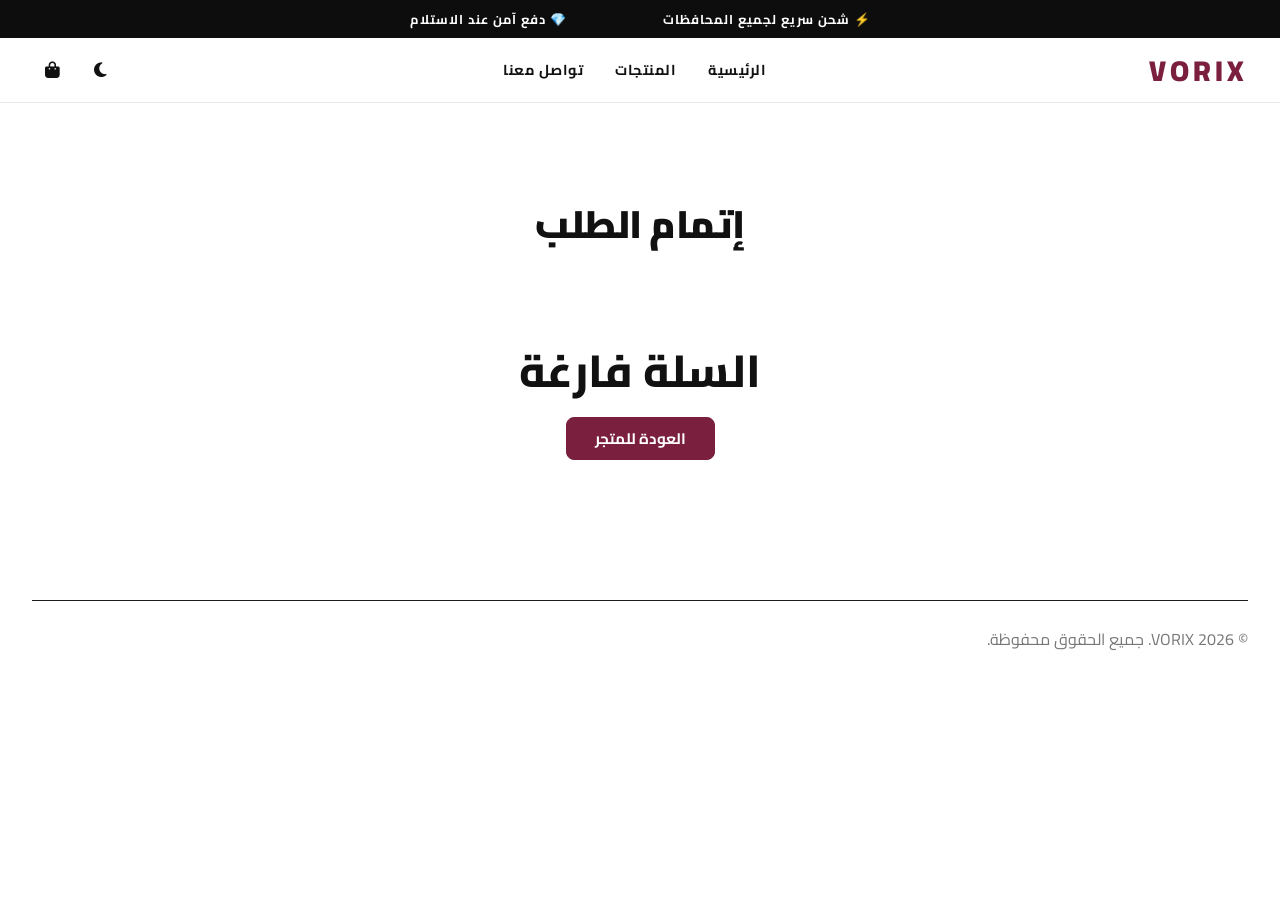
<file: checkout.html>
<!DOCTYPE html>
<html lang="ar" dir="rtl" data-theme="light">
<head>
    <meta charset="UTF-8">
    <meta name="viewport" content="width=device-width, initial-scale=1.0">
    <title>إتمام الطلب | VORIX</title>
    <link rel="stylesheet" href="https://cdnjs.cloudflare.com/ajax/libs/font-awesome/6.4.0/css/all.min.css">
    <link rel="stylesheet" href="css/theme.css">
    <link rel="stylesheet" href="css/style.css">
    <link rel="stylesheet" href="css/components.css">
    <link rel="stylesheet" href="css/animations.css">
    <link rel="stylesheet" href="css/responsive.css">
    <style>
        .checkout-page { padding: 100px 0 80px; }
        .checkout-layout { display: grid; grid-template-columns: 1fr 380px; gap: 40px; align-items: start; }
        @media (max-width: 900px) { .checkout-layout { grid-template-columns: 1fr; } }

        .form-card { background: var(--primary-bg); border: 1px solid var(--border-color); border-radius: var(--radius-xl); padding: 40px; }
        .form-group { margin-bottom: 24px; }
        .form-label { display: block; font-weight: 700; font-size: 0.88rem; text-transform: uppercase; letter-spacing: 0.5px; margin-bottom: 8px; }
        .form-control {
            width: 100%;
            padding: 14px 18px;
            border: 1.5px solid var(--border-color);
            border-radius: var(--radius-sm);
            background: var(--secondary-bg);
            color: var(--primary-text);
            font-family: var(--font-main);
            font-size: 0.95rem;
            transition: border-color var(--t-fast);
        }
        .form-control:focus { outline: none; border-color: var(--accent-color); }

        .wa-info-box {
            display: flex;
            gap: 14px;
            padding: 18px 20px;
            background: rgba(122,31,61,0.06);
            border: 1.5px solid var(--accent-color);
            border-radius: var(--radius-md);
            margin-bottom: 32px;
        }
        .wa-info-box i { font-size: 1.6rem; color: #25D366; flex-shrink: 0; margin-top: 2px; }
        .wa-info-box strong { font-weight: 800; display: block; margin-bottom: 4px; }
        .wa-info-box p { margin: 0; font-size: 0.88rem; color: var(--secondary-text); }

        .order-card { background: var(--secondary-bg); border: 1px solid var(--border-color); border-radius: var(--radius-xl); padding: 32px; position: sticky; top: 90px; }
        .order-item { display: flex; gap: 14px; margin-bottom: 20px; align-items: center; }
        .order-item img { width: 64px; height: 80px; border-radius: var(--radius-md); object-fit: cover; border: 1px solid var(--border-color); flex-shrink: 0; }
        .order-item-name { font-weight: 700; font-size: 0.9rem; margin-bottom: 3px; }
        .order-item-meta { font-size: 0.78rem; color: var(--secondary-text); }
        .order-item-price { font-weight: 900; margin-right: auto; }
        .order-row { display: flex; justify-content: space-between; font-weight: 600; color: var(--secondary-text); margin-bottom: 12px; }
        .order-total { display: flex; justify-content: space-between; font-weight: 900; font-size: 1.2rem; margin-top: 20px; padding-top: 20px; border-top: 2px solid var(--border-color); }
        .trust-mini { margin-top: 24px; padding-top: 24px; border-top: 1px solid var(--border-color); display: flex; flex-direction: column; gap: 14px; }
        .trust-mini-item { display: flex; align-items: center; gap: 12px; }
        .trust-mini-item i { color: var(--accent-color); font-size: 1.1rem; width: 20px; }
        .trust-mini-item div h6 { font-size: 0.88rem; margin-bottom: 2px; }
        .trust-mini-item div p  { font-size: 0.78rem; color: var(--secondary-text); margin: 0; }
    </style>
</head>
<body>
    <!-- Announcement Bar -->
    <div class="announcement-bar">
        <div class="announcement-content">
            <span class="announcement-item">⚡ شحن سريع لجميع المحافظات</span>
            <span class="announcement-item">💎 دفع آمن عند الاستلام</span>
        </div>
    </div>
    <!-- Header -->
    <header class="header" id="site-header">
        <div class="header-inner">
            <a href="index.html" class="nav-logo">VORIX</a>
            <nav class="nav-links" id="nav-links">
                <a href="index.html">الرئيسية</a><a href="shop.html">المنتجات</a><a href="contact.html">تواصل معنا</a>
            </nav>
            <div class="nav-actions">
                <button id="theme-toggle" class="nav-icon-btn"><i class="fa-solid fa-moon"></i></button>
                <a href="cart.html" class="nav-icon-btn">
                    <i class="fa-solid fa-bag-shopping"></i>
                    <span class="cart-count" style="display:none;">0</span>
                </a>
                <button class="mobile-menu-btn nav-icon-btn" id="mobile-menu-btn"><i class="fa-solid fa-bars"></i></button>
            </div>
        </div>
    </header>

    <main class="checkout-page container">
        <h1 class="section-title animate-fade-up" style="margin-bottom:40px;text-align:center;">إتمام الطلب</h1>
        <div id="checkout-content"></div>
    </main>

    <footer class="site-footer">
        <div class="container">
            <div class="footer-bottom" style="border-top:1px solid #1C1C1C;padding-top:24px;">
                <p class="footer-copy">&copy; 2026 VORIX. جميع الحقوق محفوظة.</p>
            </div>
        </div>
    </footer>

    <script src="js/data.js"></script>
    <script src="js/theme.js"></script>
    <script src="js/main.js"></script>
    <script>
    document.addEventListener('DOMContentLoaded', () => {
        const cart = JSON.parse(localStorage.getItem('vorix-cart')) || [];
        const content = document.getElementById('checkout-content');

        if (!cart.length) {
            content.innerHTML = `<div style="text-align:center;padding:60px 0;">
                <h2>السلة فارغة</h2>
                <a href="shop.html" class="btn btn-primary" style="margin-top:20px;">العودة للمتجر</a>
            </div>`;
            return;
        }

        let sub = 0;
        const itemsHTML = cart.map(item => {
            sub += item.price * item.quantity;
            return `<div class="order-item">
                <img src="${item.image}" alt="${item.name}" onerror="this.src='data:image/svg+xml,<svg xmlns=%22http://www.w3.org/2000/svg%22 viewBox=%220 0 64 80%22><text y=%2256%22 font-size=%2240%22>👕</text></svg>'">
                <div style="flex:1;">
                    <div class="order-item-name">${item.name}</div>
                    <div class="order-item-meta">${item.color} · ${item.size} · الكمية: ${item.quantity}</div>
                </div>
                <div class="order-item-price">${formatPrice(item.price * item.quantity)}</div>
            </div>`;
        }).join('');

        const govsHTML = governorates.map(g =>
            `<option value="${g.name}" data-shipping="${g.shipping}">${g.name} (+${g.shipping} جنيه شحن)</option>`
        ).join('');

        content.innerHTML = `<div class="checkout-layout">
            <div class="form-card">
                <div class="wa-info-box">
                    <i class="fa-brands fa-whatsapp"></i>
                    <div>
                        <strong>طلب مباشر عبر واتساب</strong>
                        <p>أكمل بياناتك وسنرسل طلبك تلقائياً. الدفع عند الاستلام فقط.</p>
                    </div>
                </div>
                <form id="checkout-form">
                    <h3 style="font-size:1.2rem;margin-bottom:28px;font-weight:800;border-bottom:1px solid var(--border-color);padding-bottom:12px;">بيانات التوصيل</h3>
                    <div class="form-group">
                        <label class="form-label">الاسم الكامل</label>
                        <input type="text" class="form-control" id="name" required placeholder="أدخل اسمك بالكامل">
                    </div>
                    <div class="form-group">
                        <label class="form-label">رقم الهاتف (واتساب)</label>
                        <input type="tel" class="form-control" id="phone" required placeholder="01XXXXXXXXX" dir="ltr" style="text-align:right;">
                    </div>
                    <div class="form-group">
                        <label class="form-label">المحافظة</label>
                        <select class="form-control" id="governorate" required>
                            <option value="" disabled selected>اختر المحافظة</option>
                            ${govsHTML}
                        </select>
                    </div>
                    <div class="form-group">
                        <label class="form-label">العنوان التفصيلي</label>
                        <textarea class="form-control" id="address" rows="3" required placeholder="الشارع، رقم العمارة، الدور، شقة..."></textarea>
                    </div>
                    <div class="form-group">
                        <label class="form-label">ملاحظات (اختياري)</label>
                        <textarea class="form-control" id="notes" rows="2" placeholder="أي تفاصيل إضافية..."></textarea>
                    </div>
                    <button type="submit" class="btn btn-primary btn-full btn-lg">
                        تأكيد الطلب عبر واتساب <i class="fa-brands fa-whatsapp" style="color:#25D366;"></i>
                    </button>
                </form>
            </div>

            <div class="order-card">
                <h3 style="font-size:1.1rem;font-weight:800;margin-bottom:20px;border-bottom:1px solid var(--border-color);padding-bottom:12px;">ملخص الطلب</h3>
                ${itemsHTML}
                <div class="order-row"><span>المجموع</span><span>${formatPrice(sub)}</span></div>
                <div class="order-row"><span>الشحن</span><span id="shipping-display">اختر المحافظة</span></div>
                <div class="order-total"><span>الإجمالي</span><span id="total-display">${formatPrice(sub)}</span></div>
                <div class="trust-mini">
                    <div class="trust-mini-item">
                        <i class="fa-solid fa-truck-fast"></i>
                        <div><h6>توصيل سريع وموثوق</h6><p>2-4 أيام لجميع المحافظات</p></div>
                    </div>
                    <div class="trust-mini-item">
                        <i class="fa-solid fa-money-bill-wave"></i>
                        <div><h6>الدفع عند الاستلام</h6><p>ادفع بعد المعاينة</p></div>
                    </div>
                    <div class="trust-mini-item">
                        <i class="fa-solid fa-rotate-left"></i>
                        <div><h6>استبدال مجاني</h6><p>خلال 14 يوم من الاستلام</p></div>
                    </div>
                </div>
            </div>
        </div>`;

        let shippingCost = 0;
        document.getElementById('governorate').addEventListener('change', e => {
            const opt = e.target.options[e.target.selectedIndex];
            shippingCost = parseInt(opt.dataset.shipping) || 0;
            document.getElementById('shipping-display').textContent = formatPrice(shippingCost);
            document.getElementById('total-display').textContent = formatPrice(sub + shippingCost);
        });

        document.getElementById('checkout-form').addEventListener('submit', e => {
            e.preventDefault();
            if (!shippingCost) { alert('يرجى اختيار المحافظة أولاً'); return; }

            const name    = document.getElementById('name').value;
            const phone   = document.getElementById('phone').value;
            const gov     = document.getElementById('governorate').value;
            const address = document.getElementById('address').value;
            const notes   = document.getElementById('notes').value;

            let msg = `*طلب جديد — VORIX*%0A`;
            msg += `----------------------------%0A`;
            msg += `*الاسم:* ${name}%0A`;
            msg += `*الموبايل:* ${phone}%0A`;
            msg += `*المحافظة:* ${gov}%0A`;
            msg += `*العنوان:* ${address}%0A`;
            if (notes) msg += `*ملاحظات:* ${notes}%0A`;
            msg += `----------------------------%0A`;
            msg += `*المنتجات:*%0A`;
            cart.forEach((item, i) => {
                msg += `${i+1}. ${item.name} (${item.color} - ${item.size}) x${item.quantity} = ${item.price * item.quantity} جنيه%0A`;
            });
            msg += `----------------------------%0A`;
            msg += `*المجموع:* ${sub} جنيه%0A`;
            msg += `*الشحن:* ${shippingCost} جنيه%0A`;
            msg += `*الإجمالي:* ${sub + shippingCost} جنيه%0A`;

            localStorage.removeItem('vorix-cart');
            window.location.href = `https://wa.me/201060018512?text=${msg}`;
        });
    });
    </script>
</body>
</html>
</file>
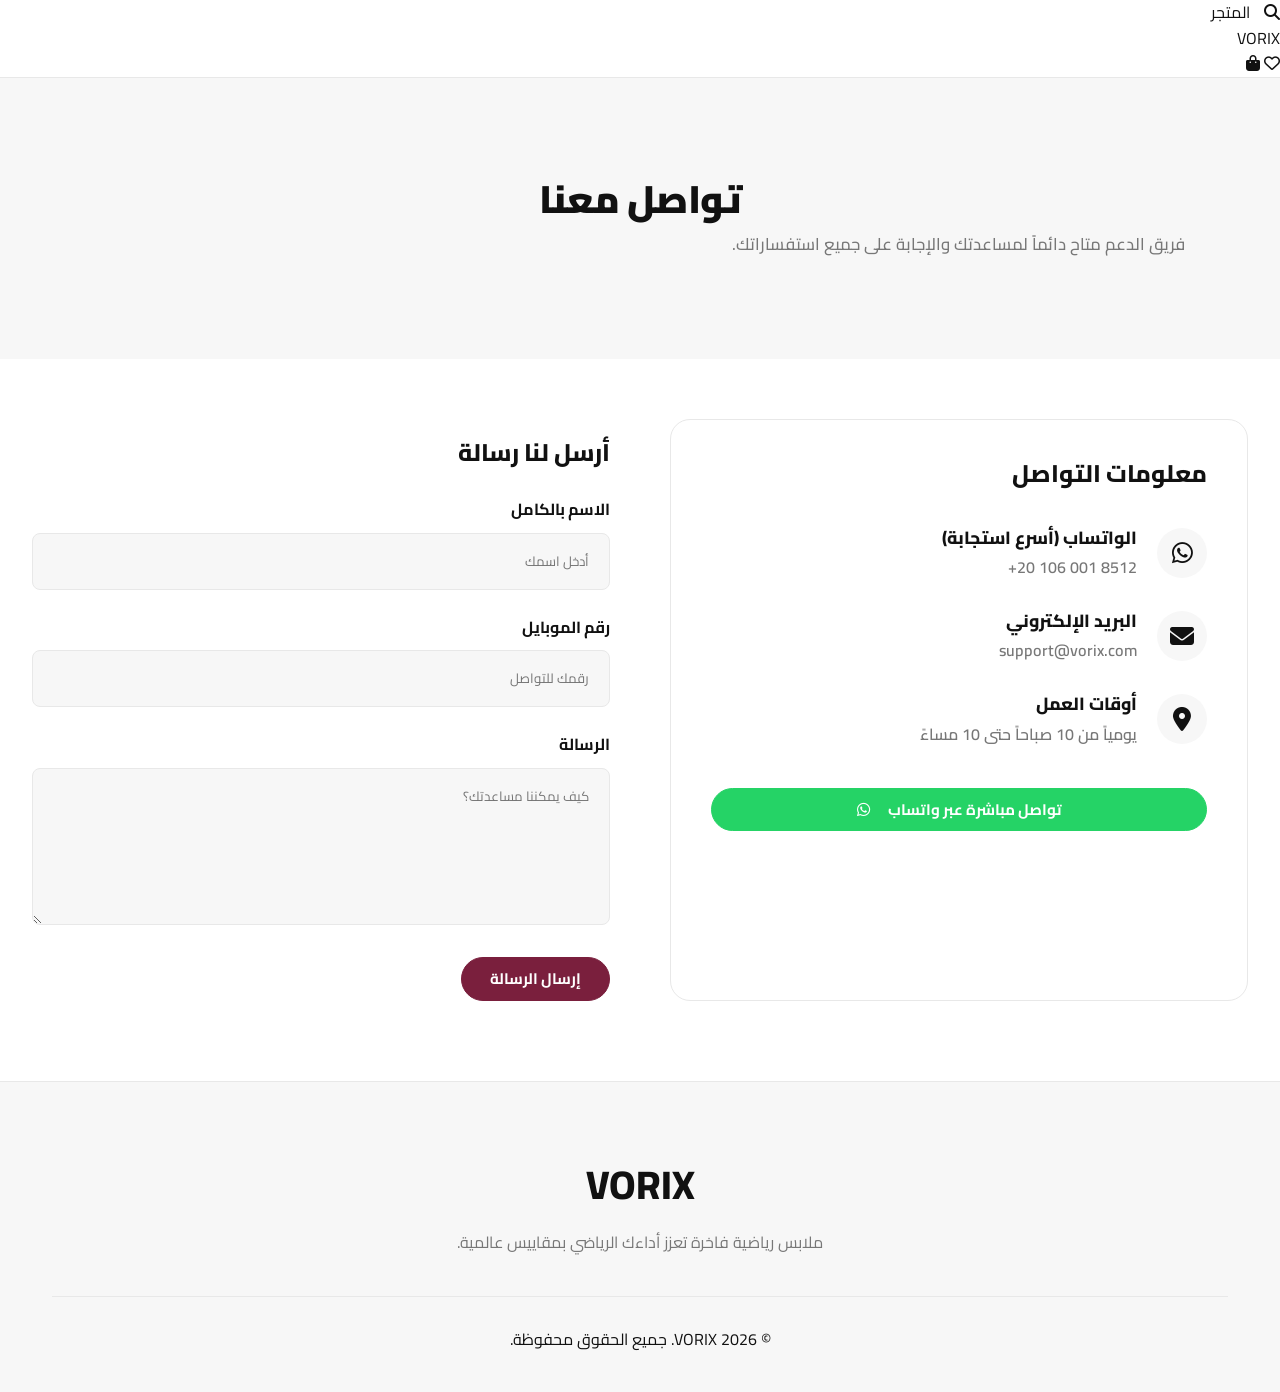
<file: contact.html>
<!DOCTYPE html>
<html lang="ar" dir="rtl">
<head>
    <meta charset="UTF-8">
    <meta name="viewport" content="width=device-width, initial-scale=1.0">
    <title>تواصل معنا | VORIX</title>
    
    <link rel="stylesheet" href="https://cdnjs.cloudflare.com/ajax/libs/font-awesome/6.4.0/css/all.min.css">
    
    <link rel="stylesheet" href="css/theme.css">
    <link rel="stylesheet" href="css/style.css">
    <link rel="stylesheet" href="css/components.css">
    <link rel="stylesheet" href="css/animations.css">
    <link rel="stylesheet" href="css/responsive.css">
    
    <style>
        .page-header {
            background-color: var(--secondary-bg);
            padding: 100px 20px 60px;
            text-align: center;
            margin-bottom: 60px;
        }

        .contact-layout {
            display: grid;
            grid-template-columns: 1fr 1fr;
            gap: 60px;
            margin-bottom: 80px;
        }

        @media (max-width: 900px) {
            .contact-layout {
                grid-template-columns: 1fr;
            }
        }

        .contact-info {
            background-color: var(--primary-bg);
            border-radius: var(--radius-lg);
            border: 1px solid var(--border-color);
            padding: 40px;
        }

        .contact-method {
            display: flex;
            gap: 20px;
            margin-bottom: 30px;
            align-items: flex-start;
        }

        .contact-method i {
            font-size: 1.5rem;
            color: var(--primary-text);
            background-color: var(--secondary-bg);
            width: 50px;
            height: 50px;
            display: flex;
            align-items: center;
            justify-content: center;
            border-radius: 50%;
        }

        .contact-method h3 {
            font-size: 1.1rem;
            margin-bottom: 5px;
            font-weight: 800;
        }
        
        .contact-method p {
            color: var(--secondary-text);
            font-weight: 600;
        }

        .form-group {
            margin-bottom: 25px;
        }

        .form-group label {
            display: block;
            margin-bottom: 10px;
            font-weight: 700;
        }

        .form-control {
            width: 100%;
            padding: 15px 20px;
            border: 1px solid var(--border-color);
            background-color: var(--secondary-bg);
            color: var(--primary-text);
            border-radius: var(--radius-sm);
            font-family: var(--font-main);
            transition: all var(--transition-fast);
        }

        .form-control:focus {
            outline: none;
            border-color: var(--primary-text);
        }
    </style>
</head>
<body>

    <!-- Header -->
    <header class="header">
        <div class="header-container">
            <div class="header-left" style="justify-content: flex-start;">
                <a href="shop.html" class="icon-btn" aria-label="بحث"><i class="fa-solid fa-magnifying-glass"></i></a>
                <a href="shop.html" class="lang-toggle" style="margin: 0 10px;">المتجر</a>
            </div>
            
            <a href="index.html" class="logo">VORIX</a>

            <div class="header-right" style="justify-content: flex-end;">
                <a href="wishlist.html" class="icon-btn"><i class="fa-regular fa-heart"></i></a>
                <a href="cart.html" class="icon-btn" aria-label="السلة">
                    <i class="fa-solid fa-bag-shopping"></i>
                    <span class="cart-count" style="display: none;">0</span>
                </a>
            </div>
        </div>
    </header>

    <div class="page-header animate-fade-in">
        <div class="container">
            <h1 class="section-title">تواصل معنا</h1>
            <p class="section-subtitle">فريق الدعم متاح دائماً لمساعدتك والإجابة على جميع استفساراتك.</p>
        </div>
    </div>

    <main class="container">
        <div class="contact-layout animate-slide-up">
            <div class="contact-info">
                <h2 style="font-size: 1.5rem; margin-bottom: 40px; font-weight: 800;">معلومات التواصل</h2>
                
                <div class="contact-method">
                    <i class="fa-brands fa-whatsapp"></i>
                    <div>
                        <h3>الواتساب (أسرع استجابة)</h3>
                        <p dir="ltr" style="text-align: right;">+20 106 001 8512</p>
                    </div>
                </div>
                
                <div class="contact-method">
                    <i class="fa-solid fa-envelope"></i>
                    <div>
                        <h3>البريد الإلكتروني</h3>
                        <p>support@vorix.com</p>
                    </div>
                </div>
                
                <div class="contact-method">
                    <i class="fa-solid fa-location-dot"></i>
                    <div>
                        <h3>أوقات العمل</h3>
                        <p>يومياً من 10 صباحاً حتى 10 مساءً</p>
                    </div>
                </div>
                
                <div style="margin-top: 40px;">
                    <a href="https://wa.me/201060018512" target="_blank" class="btn btn-whatsapp" style="width: 100%; border-radius: var(--radius-full);">تواصل مباشرة عبر واتساب <i class="fa-brands fa-whatsapp" style="margin-right: 10px;"></i></a>
                </div>
            </div>
            
            <div style="padding-top: 20px;">
                <h2 style="font-size: 1.5rem; margin-bottom: 30px; font-weight: 800;">أرسل لنا رسالة</h2>
                <form onsubmit="event.preventDefault(); alert('تم إرسال رسالتك بنجاح! سنتواصل معك قريباً.'); this.reset();">
                    <div class="form-group">
                        <label>الاسم بالكامل</label>
                        <input type="text" class="form-control" required placeholder="أدخل اسمك">
                    </div>
                    <div class="form-group">
                        <label>رقم الموبايل</label>
                        <input type="tel" class="form-control" required placeholder="رقمك للتواصل" dir="ltr" style="text-align:right;">
                    </div>
                    <div class="form-group">
                        <label>الرسالة</label>
                        <textarea class="form-control" rows="5" required placeholder="كيف يمكننا مساعدتك؟"></textarea>
                    </div>
                    <button type="submit" class="btn btn-primary" style="border-radius: var(--radius-full);">إرسال الرسالة</button>
                </form>
            </div>
        </div>
    </main>

    <!-- Footer -->
    <footer class="footer" style="background-color: var(--secondary-bg); padding: 80px 20px 40px; border-top: 1px solid var(--border-color);">
        <div class="container">
            <div style="display: flex; flex-direction: column; align-items: center; text-align: center;">
                <h3 class="logo" style="margin-bottom: 20px; font-size: 2.5rem;">VORIX</h3>
                <p style="color: var(--secondary-text); max-width: 400px; margin-bottom: 40px;">ملابس رياضية فاخرة تعزز أداءك الرياضي بمقاييس عالمية.</p>
                <div class="footer-bottom" style="width: 100%; border-top: 1px solid var(--border-color); padding-top: 30px; margin-top: 0;">
                    &copy; 2026 VORIX. جميع الحقوق محفوظة.
                </div>
            </div>
        </div>
    </footer>

    <!-- Scripts -->
    <script src="js/data.js"></script>
    <script src="js/theme.js"></script>
    <script src="js/animations.js"></script>
    <script src="js/main.js"></script>
</body>
</html>
</file>
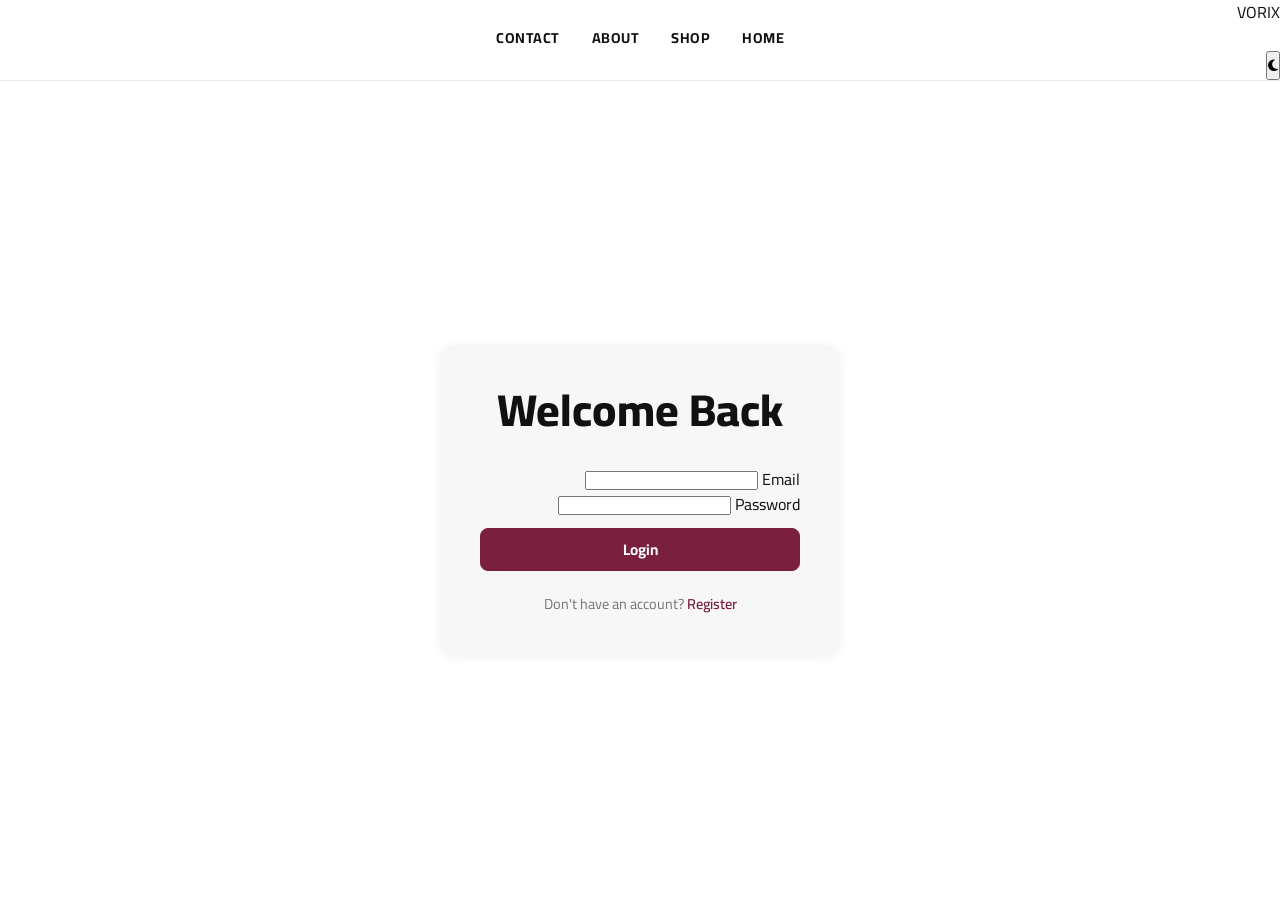
<file: login.html>
<!DOCTYPE html>
<html lang="en">
<head>
    <meta charset="UTF-8">
    <meta name="viewport" content="width=device-width, initial-scale=1.0">
    <title>Login | VORIX</title>
    <link rel="stylesheet" href="https://cdnjs.cloudflare.com/ajax/libs/font-awesome/6.4.0/css/all.min.css">
    <link rel="stylesheet" href="css/theme.css">
    <link rel="stylesheet" href="css/style.css">
    <link rel="stylesheet" href="css/components.css">
    <link rel="stylesheet" href="css/animations.css">
    <link rel="stylesheet" href="css/responsive.css">
</head>
<body>
    <header class="header">
        <div class="header-container">
            <a href="index.html" class="logo">VORIX</a>
            <nav class="nav-links">
                <a href="index.html">Home</a>
                <a href="shop.html">Shop</a>
                <a href="about.html">About</a>
                <a href="contact.html">Contact</a>
            </nav>
            <div class="header-icons">
                <button class="icon-btn" id="theme-toggle"><i class="fa-solid fa-moon"></i></button>
            </div>
        </div>
    </header>

    <main class="container" style="padding-top: 120px; padding-bottom: 80px; min-height: calc(100vh - 100px); display:flex; justify-content:center; align-items:center;">
        <div style="width: 100%; max-width: 400px; background: var(--secondary-bg); padding: 40px; border-radius: var(--radius-md); box-shadow: var(--shadow-sm);" class="animate-fade-in">
            <h2 style="text-align:center; margin-bottom: 30px;">Welcome Back</h2>
            <form id="login-form">
                <div class="input-group">
                    <label>Email</label>
                    <input type="email" class="input-control" required>
                </div>
                <div class="input-group">
                    <label>Password</label>
                    <input type="password" class="input-control" required>
                </div>
                <button type="submit" class="btn btn-primary" style="width: 100%; margin-top: 10px;">Login</button>
                <p style="text-align:center; margin-top: 20px; font-size: 0.9rem;">Don't have an account? <a href="register.html" style="color: var(--accent-color); font-weight:600;">Register</a></p>
            </form>
        </div>
    </main>

    <script src="js/theme.js"></script>
    <script src="js/main.js"></script>
    <script>
        document.getElementById('login-form').addEventListener('submit', (e) => {
            e.preventDefault();
            window.location.href = 'index.html';
        });
    </script>
</body>
</html>
</file>
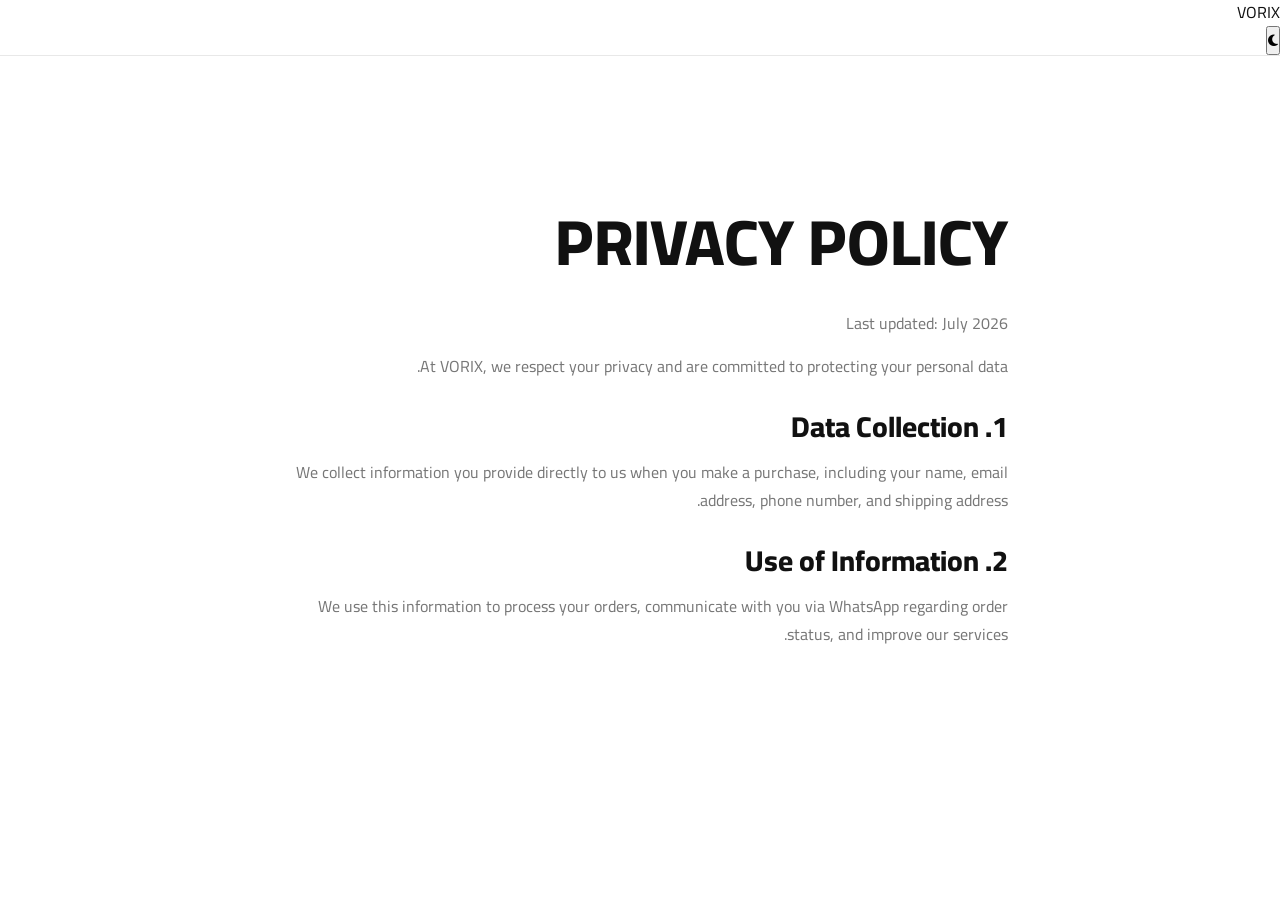
<file: privacy.html>
<!DOCTYPE html>
<html lang="en">
<head>
    <meta charset="UTF-8">
    <meta name="viewport" content="width=device-width, initial-scale=1.0">
    <title>Privacy Policy | VORIX</title>
    <link rel="stylesheet" href="https://cdnjs.cloudflare.com/ajax/libs/font-awesome/6.4.0/css/all.min.css">
    <link rel="stylesheet" href="css/theme.css">
    <link rel="stylesheet" href="css/style.css">
    <link rel="stylesheet" href="css/components.css">
</head>
<body>
    <header class="header">
        <div class="header-container">
            <a href="index.html" class="logo">VORIX</a>
            <div class="header-icons"><button class="icon-btn" id="theme-toggle"><i class="fa-solid fa-moon"></i></button></div>
        </div>
    </header>
    <main class="container" style="padding-top: 150px; padding-bottom: 80px; max-width: 800px;">
        <h1 style="margin-bottom: 30px;">Privacy Policy</h1>
        <p style="margin-bottom: 15px;">Last updated: July 2026</p>
        <p style="margin-bottom: 15px;">At VORIX, we respect your privacy and are committed to protecting your personal data.</p>
        <h3 style="margin-top: 30px; margin-bottom: 15px;">1. Data Collection</h3>
        <p style="margin-bottom: 15px;">We collect information you provide directly to us when you make a purchase, including your name, email address, phone number, and shipping address.</p>
        <h3 style="margin-top: 30px; margin-bottom: 15px;">2. Use of Information</h3>
        <p style="margin-bottom: 15px;">We use this information to process your orders, communicate with you via WhatsApp regarding order status, and improve our services.</p>
    </main>
    <script src="js/theme.js"></script>
    <script src="js/main.js"></script>
</body>
</html>
</file>
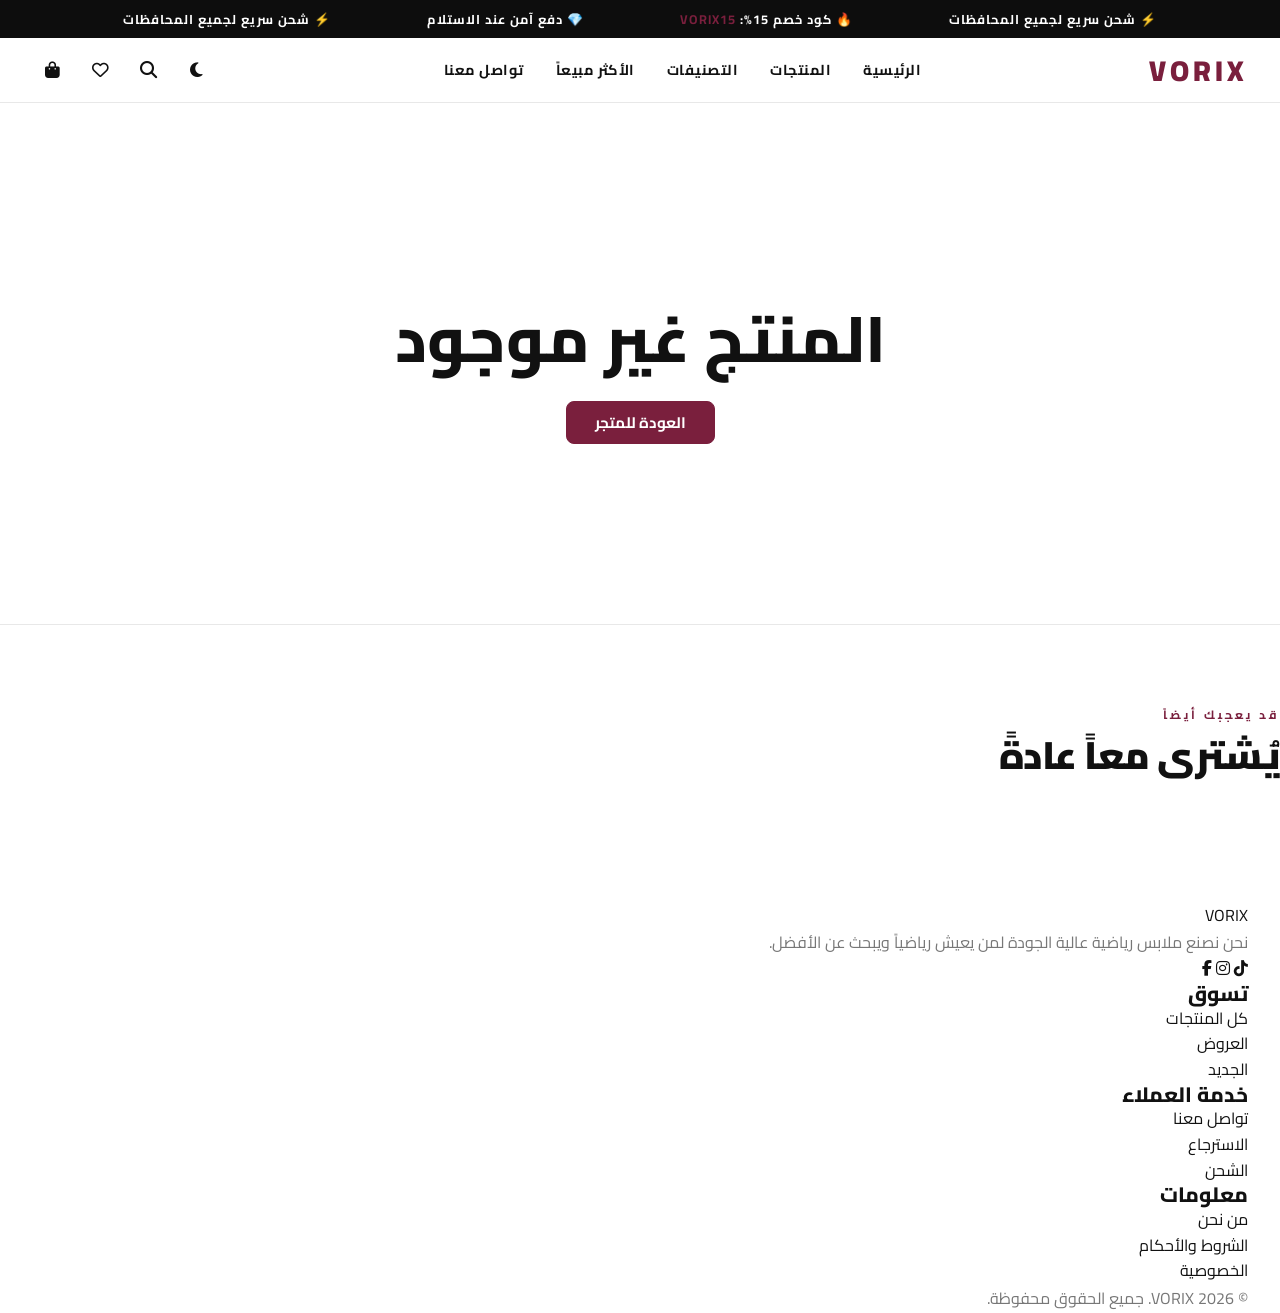
<file: product.html>
<!DOCTYPE html>
<html lang="ar" dir="rtl" data-theme="light">
<head>
    <meta charset="UTF-8">
    <meta name="viewport" content="width=device-width, initial-scale=1.0">
    <title>تفاصيل المنتج | VORIX</title>
    <link rel="stylesheet" href="https://cdnjs.cloudflare.com/ajax/libs/font-awesome/6.4.0/css/all.min.css">
    <link rel="stylesheet" href="css/theme.css">
    <link rel="stylesheet" href="css/style.css">
    <link rel="stylesheet" href="css/components.css">
    <link rel="stylesheet" href="css/animations.css">
    <link rel="stylesheet" href="css/responsive.css">
    <style>
        .product-page { padding: 100px 0 80px; }

        .product-layout {
            display: grid;
            grid-template-columns: 1fr 480px;
            gap: 64px;
            align-items: start;
        }
        @media (max-width: 960px) { .product-layout { grid-template-columns: 1fr; gap: 40px; } }

        /* Gallery */
        .p-gallery-main {
            aspect-ratio: 4/5;
            border-radius: var(--radius-xl);
            overflow: hidden;
            background: var(--secondary-bg);
            position: relative;
            border: 1px solid var(--border-color);
        }
        .p-gallery-main img {
            width: 100%; height: 100%;
            object-fit: cover;
            transition: transform var(--t-slow) var(--ease-out);
        }
        .p-gallery-main:hover img { transform: scale(1.04); }
        .p-thumbs { display: grid; grid-template-columns: repeat(4,1fr); gap: 12px; margin-top: 12px; }
        .p-thumb {
            aspect-ratio: 1;
            border-radius: var(--radius-md);
            overflow: hidden;
            border: 2px solid transparent;
            cursor: pointer;
            background: var(--secondary-bg);
            transition: border-color var(--t-fast);
        }
        .p-thumb img { width: 100%; height: 100%; object-fit: cover; }
        .p-thumb.active { border-color: var(--accent-color); }
        .p-thumb:hover { border-color: var(--accent-color); }

        /* Info sticky panel */
        .p-info { position: sticky; top: 90px; }

        .p-price-row { display: flex; align-items: baseline; gap: 12px; margin: 20px 0; }
        .p-price-new { font-size: 2rem; font-weight: 900; color: var(--primary-text); }
        .p-price-old { font-size: 1.1rem; color: var(--secondary-text); text-decoration: line-through; }

        /* Option buttons */
        .opt-btn {
            padding: 11px 20px;
            border: 1.5px solid var(--border-color);
            background: var(--primary-bg);
            color: var(--primary-text);
            border-radius: var(--radius-sm);
            font-family: var(--font-main);
            font-weight: 700;
            font-size: 0.9rem;
            cursor: pointer;
            transition: all var(--t-fast);
        }
        .opt-btn:hover { border-color: var(--primary-text); }
        .opt-btn.active {
            background: var(--primary-text);
            color: var(--primary-bg);
            border-color: var(--primary-text);
        }

        /* Color btn */
        .clr-btn {
            width: 40px; height: 40px;
            border-radius: 50%;
            border: 2px solid transparent;
            cursor: pointer;
            padding: 3px;
            background-clip: content-box;
            box-shadow: 0 0 0 1px var(--border-color);
            transition: transform var(--t-fast), box-shadow var(--t-fast);
        }
        .clr-btn:hover { transform: scale(1.15); }
        .clr-btn.active { box-shadow: 0 0 0 2px var(--accent-color); }

        /* Qty */
        .qty-wrap {
            display: inline-flex;
            align-items: center;
            border: 1.5px solid var(--border-color);
            border-radius: var(--radius-sm);
            overflow: hidden;
            background: var(--secondary-bg);
        }
        .qty-btn {
            width: 42px; height: 46px;
            border: none;
            background: transparent;
            color: var(--primary-text);
            font-size: 1.1rem;
            font-weight: 700;
            cursor: pointer;
            transition: background var(--t-fast);
        }
        .qty-btn:hover { background: var(--border-color); }
        .qty-input {
            width: 52px;
            text-align: center;
            border: none;
            border-right: 1.5px solid var(--border-color);
            border-left:  1.5px solid var(--border-color);
            background: transparent;
            font-family: var(--font-main);
            font-weight: 800;
            font-size: 1rem;
            color: var(--primary-text);
        }

        /* Delivery badge */
        .delivery-badge {
            display: flex;
            align-items: center;
            gap: 12px;
            padding: 14px 18px;
            background: var(--secondary-bg);
            border: 1px solid var(--border-color);
            border-radius: var(--radius-md);
            margin-bottom: 24px;
        }
        .delivery-badge i { color: var(--success-color); font-size: 1.2rem; }
        .delivery-badge strong { font-weight: 800; color: var(--primary-text); }
        .delivery-badge p { margin: 0; font-size: 0.82rem; }

        /* Trust strip */
        .p-trust {
            display: grid;
            grid-template-columns: repeat(3,1fr);
            gap: 10px;
            margin-top: 24px;
            padding-top: 24px;
            border-top: 1px solid var(--border-color);
        }
        .p-trust-item {
            text-align: center;
            padding: 14px 10px;
            border-radius: var(--radius-md);
            background: var(--secondary-bg);
            border: 1px solid var(--border-color);
        }
        .p-trust-item i { font-size: 1.3rem; color: var(--accent-color); margin-bottom: 6px; display: block; }
        .p-trust-item span { font-size: 0.78rem; font-weight: 700; display: block; }

        /* Accordion */
        .accordion { border-top: 1px solid var(--border-color); margin-top: 28px; }
        .acc-item { border-bottom: 1px solid var(--border-color); }
        .acc-header {
            display: flex;
            justify-content: space-between;
            align-items: center;
            padding: 16px 0;
            cursor: pointer;
            font-weight: 700;
            font-size: 0.95rem;
            color: var(--primary-text);
            user-select: none;
            transition: color var(--t-fast);
        }
        .acc-header:hover { color: var(--accent-color); }
        .acc-header i { font-size: 0.8rem; transition: transform var(--t-fast); }
        .acc-body {
            display: none;
            padding: 0 0 20px;
            color: var(--secondary-text);
            font-size: 0.9rem;
            line-height: 1.8;
        }
        .acc-body ul { padding-right: 16px; display: flex; flex-direction: column; gap: 6px; }
        .acc-body li::before { content: '✓ '; color: var(--accent-color); font-weight: 700; }
        .acc-item.open .acc-header i { transform: rotate(180deg); }
        .acc-item.open .acc-body { display: block; }

        /* Related grid */
        .related-section { padding: 80px 0; border-top: 1px solid var(--border-color); }
        .p-grid-4 { display: grid; grid-template-columns: repeat(4,1fr); gap: 20px; }
        @media (max-width:960px) { .p-grid-4 { grid-template-columns: repeat(2,1fr); } }
    </style>
</head>
<body>

    <!-- Announcement Bar -->
    <div class="announcement-bar">
        <div class="announcement-content">
            <span class="announcement-item">⚡ شحن سريع لجميع المحافظات</span>
            <span class="announcement-item">🔥 كود خصم 15%: <span>VORIX15</span></span>
            <span class="announcement-item">💎 دفع آمن عند الاستلام</span>
            <span class="announcement-item">⚡ شحن سريع لجميع المحافظات</span>
        </div>
    </div>

    <!-- Header -->
    <header class="header" id="site-header">
        <div class="header-inner">
            <a href="index.html" class="nav-logo">VORIX</a>
            <nav class="nav-links" id="nav-links">
                <a href="index.html">الرئيسية</a>
                <a href="shop.html">المنتجات</a>
                <a href="shop.html">التصنيفات</a>
                <a href="shop.html">الأكثر مبيعاً</a>
                <a href="contact.html">تواصل معنا</a>
            </nav>
            <div class="nav-actions">
                <button id="theme-toggle" class="nav-icon-btn"><i class="fa-solid fa-moon"></i></button>
                <a href="shop.html" class="nav-icon-btn"><i class="fa-solid fa-magnifying-glass"></i></a>
                <a href="wishlist.html" class="nav-icon-btn"><i class="fa-regular fa-heart"></i></a>
                <a href="cart.html" class="nav-icon-btn">
                    <i class="fa-solid fa-bag-shopping"></i>
                    <span class="cart-count" style="display:none;">0</span>
                </a>
                <button class="mobile-menu-btn nav-icon-btn" id="mobile-menu-btn">
                    <i class="fa-solid fa-bars"></i>
                </button>
            </div>
        </div>
    </header>

    <!-- Product Main -->
    <main class="product-page container" id="product-container">
        <!-- Injected via JS -->
    </main>

    <!-- Related Products -->
    <section class="related-section container">
        <div style="display:flex;justify-content:space-between;align-items:flex-end;margin-bottom:36px;" class="reveal">
            <div>
                <span class="section-label">قد يعجبك أيضاً</span>
                <h2 class="section-title">يُشترى معاً عادةً</h2>
            </div>
        </div>
        <div class="p-grid-4" id="related-grid"></div>
    </section>

    <!-- Sticky Mobile CTA -->
    <div class="sticky-mobile-cta" id="mobile-cta">
        <div style="flex:1;">
            <div id="mobile-price" style="font-weight:900;font-size:1.15rem;"></div>
            <div style="font-size:0.72rem;color:var(--secondary-text);font-weight:600;">توصيل مجاني</div>
        </div>
        <button id="mobile-order-btn" class="btn btn-primary" style="flex:1.5;">اطلب الآن <i class="fa-brands fa-whatsapp"></i></button>
    </div>

    <!-- Footer -->
    <footer class="site-footer">
        <div class="container">
            <div class="footer-grid">
                <div>
                    <div class="footer-brand-logo">VORIX</div>
                    <p class="footer-brand-desc">نحن نصنع ملابس رياضية عالية الجودة لمن يعيش رياضياً ويبحث عن الأفضل.</p>
                    <div class="footer-socials">
                        <a href="#" class="social-btn"><i class="fa-brands fa-tiktok"></i></a>
                        <a href="#" class="social-btn"><i class="fa-brands fa-instagram"></i></a>
                        <a href="#" class="social-btn"><i class="fa-brands fa-facebook-f"></i></a>
                    </div>
                </div>
                <div class="footer-col">
                    <h4>تسوق</h4>
                    <ul>
                        <li><a href="shop.html">كل المنتجات</a></li>
                        <li><a href="shop.html">العروض</a></li>
                        <li><a href="shop.html">الجديد</a></li>
                    </ul>
                </div>
                <div class="footer-col">
                    <h4>خدمة العملاء</h4>
                    <ul>
                        <li><a href="contact.html">تواصل معنا</a></li>
                        <li><a href="#">الاسترجاع</a></li>
                        <li><a href="#">الشحن</a></li>
                    </ul>
                </div>
                <div class="footer-col">
                    <h4>معلومات</h4>
                    <ul>
                        <li><a href="#">من نحن</a></li>
                        <li><a href="#">الشروط والأحكام</a></li>
                        <li><a href="#">الخصوصية</a></li>
                    </ul>
                </div>
            </div>
            <div class="footer-bottom">
                <p class="footer-copy">&copy; 2026 VORIX. جميع الحقوق محفوظة.</p>
            </div>
        </div>
    </footer>

    <!-- Scripts -->
    <script src="js/data.js"></script>
    <script src="js/theme.js"></script>
    <script src="js/animations.js"></script>
    <script src="js/main.js"></script>
    <script>
    document.addEventListener('DOMContentLoaded', () => {
        const params    = new URLSearchParams(window.location.search);
        const productId = params.get('id');
        const container = document.getElementById('product-container');
        const product   = products.find(p => p.id === productId);

        if (!product) {
            container.innerHTML = `<div style="text-align:center;padding:100px 0;">
                <h1>المنتج غير موجود</h1>
                <a href="shop.html" class="btn btn-primary" style="margin-top:24px;">العودة للمتجر</a>
            </div>`;
            return;
        }

        document.title = `${product.name} | VORIX`;
        const finalPrice = product.price - product.discount;
        document.getElementById('mobile-price').textContent = formatPrice(finalPrice);

        const priceHTML = product.discount > 0
            ? `<span class="p-price-new">${formatPrice(finalPrice)}</span>
               <span class="p-price-old">${formatPrice(product.price)}</span>`
            : `<span class="p-price-new">${formatPrice(product.price)}</span>`;

        const starsHTML = '★'.repeat(Math.round(product.rating)) + '☆'.repeat(5 - Math.round(product.rating));

        // colours
        const colorMap = { 'أسود': '#111', 'أبيض': '#fff', 'كحلي': '#00008B', 'رمادي': '#888', 'أحمر': '#C00' };
        const colorsHTML = product.colors.map((c, i) =>
            `<button class="clr-btn ${i===0?'active':''}" style="background:${colorMap[c]||'#666'};" data-color="${c}" aria-label="${c}"></button>`
        ).join('');

        const sizesHTML = product.sizes.map((s, i) =>
            `<button class="opt-btn ${i===0?'active':''}" data-size="${s}">${s}</button>`
        ).join('');

        const featuresHTML = product.features.map(f => `<li>${f}</li>`).join('');

        const galleryImgs = product.images.length > 1
            ? product.images
            : Array(4).fill(product.images[0]);

        const thumbsHTML = galleryImgs.map((img, i) =>
            `<div class="p-thumb ${i===0?'active':''}" data-idx="${i}">
                <img src="${img}" alt="${product.name}" onerror="this.parentElement.innerHTML='<div style=\\'width:100%;height:100%;display:flex;align-items:center;justify-content:center;font-size:2rem;\\'>👕</div>'">
             </div>`
        ).join('');

        const badgeHTML = product.discount > 0
            ? `<span class="badge badge-sale" style="position:absolute;top:16px;right:16px;z-index:3;">تخفيض</span>`
            : (product.badge ? `<span class="badge badge-hot" style="position:absolute;top:16px;right:16px;z-index:3;">${product.badge}</span>` : '');

        container.innerHTML = `
            <div class="product-layout animate-fade-up">
                <!-- Gallery -->
                <div>
                    <div class="p-gallery-main">
                        ${badgeHTML}
                        <button class="fav-btn" style="top:16px;left:16px;"><i class="fa-regular fa-heart"></i></button>
                        <img id="main-img" src="${product.images[0]}" alt="${product.name}"
                             onerror="this.style.display='none';this.parentElement.insertAdjacentHTML('beforeend','<div style=\\'display:flex;align-items:center;justify-content:center;height:100%;font-size:6rem;\\'>👕</div>');">
                    </div>
                    <div class="p-thumbs">${thumbsHTML}</div>
                </div>

                <!-- Info -->
                <div class="p-info">
                    <h1 style="font-size:clamp(1.8rem,3vw,2.4rem);margin-bottom:8px;">${product.name}</h1>

                    <div style="display:flex;align-items:center;gap:10px;margin-bottom:4px;">
                        <span style="color:var(--star-color);font-size:1rem;">${starsHTML}</span>
                        <span style="color:var(--secondary-text);font-size:0.85rem;font-weight:600;">${product.reviews} تقييم</span>
                    </div>

                    <div class="p-price-row">${priceHTML}</div>

                    <div class="delivery-badge">
                        <i class="fa-solid fa-bolt"></i>
                        <div>
                            <strong>متوفر للتوصيل الفوري</strong>
                            <p>يصلك خلال 2-4 أيام في جميع محافظات مصر</p>
                        </div>
                    </div>

                    <!-- Colour -->
                    <div style="margin-bottom:22px;">
                        <label style="font-weight:700;font-size:0.85rem;text-transform:uppercase;letter-spacing:1px;display:block;margin-bottom:12px;">
                            اللون: <span id="clr-name" style="font-weight:600;color:var(--secondary-text);">${product.colors[0]}</span>
                        </label>
                        <div style="display:flex;gap:12px;">${colorsHTML}</div>
                    </div>

                    <!-- Size -->
                    <div style="margin-bottom:28px;">
                        <div style="display:flex;justify-content:space-between;align-items:center;margin-bottom:12px;">
                            <label style="font-weight:700;font-size:0.85rem;text-transform:uppercase;letter-spacing:1px;">
                                المقاس: <span id="size-name" style="font-weight:600;color:var(--secondary-text);">${product.sizes[0]}</span>
                            </label>
                            <a href="#" style="font-size:0.8rem;color:var(--secondary-text);text-decoration:underline;">دليل المقاسات</a>
                        </div>
                        <div style="display:flex;gap:8px;flex-wrap:wrap;">${sizesHTML}</div>
                    </div>

                    <!-- Qty + Cart -->
                    <div style="display:flex;gap:12px;margin-bottom:16px;flex-wrap:wrap;">
                        <div class="qty-wrap">
                            <button class="qty-btn" id="qty-plus">+</button>
                            <input type="number" class="qty-input" id="qty-input" value="1" min="1" max="${product.stock}" readonly>
                            <button class="qty-btn" id="qty-minus">-</button>
                        </div>
                        <button id="add-to-cart" class="btn btn-secondary" style="flex:1;min-width:160px;">
                            <i class="fa-solid fa-bag-shopping"></i> أضف للسلة
                        </button>
                    </div>

                    <button id="order-whatsapp" class="btn btn-primary btn-full btn-lg" style="margin-bottom:8px;">
                        أتمم الطلب عبر واتساب <i class="fa-brands fa-whatsapp" style="color:#25D366;"></i>
                    </button>

                    <!-- Trust -->
                    <div class="p-trust">
                        <div class="p-trust-item">
                            <i class="fa-solid fa-shield-halved"></i>
                            <span>جودة مضمونة</span>
                        </div>
                        <div class="p-trust-item">
                            <i class="fa-solid fa-money-bill-wave"></i>
                            <span>الدفع عند الاستلام</span>
                        </div>
                        <div class="p-trust-item">
                            <i class="fa-solid fa-rotate-left"></i>
                            <span>استبدال 14 يوم</span>
                        </div>
                    </div>

                    <!-- Accordions -->
                    <div class="accordion">
                        <div class="acc-item open">
                            <div class="acc-header" onclick="this.parentElement.classList.toggle('open')">
                                <span>التفاصيل والمميزات</span>
                                <i class="fa-solid fa-chevron-down"></i>
                            </div>
                            <div class="acc-body">
                                <p>${product.description}</p>
                                <ul>${featuresHTML}</ul>
                            </div>
                        </div>
                        <div class="acc-item">
                            <div class="acc-header" onclick="this.parentElement.classList.toggle('open')">
                                <span>الخامة والعناية</span>
                                <i class="fa-solid fa-chevron-down"></i>
                            </div>
                            <div class="acc-body">
                                <p><strong>الخامة:</strong> 85% بوليستر، 15% سباندكس — تمدد 4-Way Stretch.</p>
                                <p><strong>الغسيل:</strong> ماء بارد (≤30°C)، بدون مبيضات، كي على حرارة منخفضة.</p>
                            </div>
                        </div>
                        <div class="acc-item">
                            <div class="acc-header" onclick="this.parentElement.classList.toggle('open')">
                                <span>الشحن والاسترجاع</span>
                                <i class="fa-solid fa-chevron-down"></i>
                            </div>
                            <div class="acc-body">
                                <p><strong>الشحن:</strong> 2-4 أيام عمل لجميع محافظات مصر.</p>
                                <p><strong>الاسترجاع:</strong> مجاناً خلال 14 يوم من الاستلام إذا كان المنتج بحالته الأصلية.</p>
                            </div>
                        </div>
                    </div>
                </div>
            </div>
        `;

        // Thumbnail interaction
        const mainImg = document.getElementById('main-img');
        document.querySelectorAll('.p-thumb').forEach(t => {
            t.addEventListener('click', () => {
                document.querySelectorAll('.p-thumb').forEach(x => x.classList.remove('active'));
                t.classList.add('active');
                mainImg.src = galleryImgs[+t.dataset.idx];
            });
        });

        // Colour selection
        let selectedColor = product.colors[0];
        document.querySelectorAll('.clr-btn').forEach(btn => {
            btn.addEventListener('click', () => {
                document.querySelectorAll('.clr-btn').forEach(b => b.classList.remove('active'));
                btn.classList.add('active');
                selectedColor = btn.dataset.color;
                document.getElementById('clr-name').textContent = selectedColor;
            });
        });

        // Size selection
        let selectedSize = product.sizes[0];
        document.querySelectorAll('.opt-btn').forEach(btn => {
            btn.addEventListener('click', () => {
                document.querySelectorAll('.opt-btn').forEach(b => b.classList.remove('active'));
                btn.classList.add('active');
                selectedSize = btn.dataset.size;
                document.getElementById('size-name').textContent = selectedSize;
            });
        });

        // Qty
        const qtyInput = document.getElementById('qty-input');
        document.getElementById('qty-minus').onclick = () => { if (+qtyInput.value > 1) qtyInput.value--; };
        document.getElementById('qty-plus').onclick  = () => { if (+qtyInput.value < product.stock) qtyInput.value++; };

        // Add to cart
        document.getElementById('add-to-cart').onclick = () => {
            const qty = +qtyInput.value;
            const item = { id: `${product.id}-${selectedSize}-${selectedColor}`, productId: product.id, name: product.name, price: finalPrice, image: product.images[0], size: selectedSize, color: selectedColor, quantity: qty };
            let cart = JSON.parse(localStorage.getItem('vorix-cart')) || [];
            const idx = cart.findIndex(i => i.id === item.id);
            if (idx > -1) cart[idx].quantity += qty; else cart.push(item);
            localStorage.setItem('vorix-cart', JSON.stringify(cart));
            window.updateCartCount();
            if (window.showToast) window.showToast(`تم إضافة ${product.name} للسلة!`);
        };

        // WhatsApp order
        const doOrder = () => {
            const qty = +qtyInput.value;
            let msg = `*طلب جديد — VORIX*%0A`;
            msg += `المنتج: ${product.name}%0A`;
            msg += `اللون: ${selectedColor}%0A`;
            msg += `المقاس: ${selectedSize}%0A`;
            msg += `الكمية: ${qty}%0A`;
            msg += `الإجمالي: ${formatPrice(finalPrice * qty)}%0A`;
            window.location.href = `https://wa.me/201060018512?text=${msg}`;
        };
        document.getElementById('order-whatsapp').onclick = doOrder;
        document.getElementById('mobile-order-btn').onclick = doOrder;

        // Sticky mobile CTA
        const orderBtn  = document.getElementById('order-whatsapp');
        const mobileCta = document.getElementById('mobile-cta');
        if ('IntersectionObserver' in window) {
            new IntersectionObserver(([entry]) => {
                if (window.innerWidth <= 768) mobileCta.classList.toggle('visible', !entry.isIntersecting);
            }).observe(orderBtn);
        }

        // Related products
        const relatedGrid = document.getElementById('related-grid');
        if (relatedGrid) {
            const related = products.filter(p => p.id !== product.id).slice(0, 4);
            relatedGrid.innerHTML = related.map((p, i) => {
                const fp = p.price - p.discount;
                const pHTML = p.discount > 0
                    ? `<span class="price-new">${formatPrice(fp)}</span><span class="price-old">${formatPrice(p.price)}</span>`
                    : `<span class="price-new">${formatPrice(p.price)}</span>`;
                const badge = p.discount > 0 ? `<span class="badge badge-sale">تخفيض</span>` : (p.badge ? `<span class="badge badge-hot">${p.badge}</span>` : '');
                return `<div class="product-card" style="opacity:0;transform:translateY(20px);transition:all 0.5s var(--ease-out) ${i*0.08}s" data-card>
                    ${badge}
                    <button class="fav-btn"><i class="fa-regular fa-heart"></i></button>
                    <a href="product.html?id=${p.id}"><div class="card-img-wrap">
                        <img src="${p.images[0]}" alt="${p.name}" onerror="this.parentElement.innerHTML='<div class=\\'card-img-placeholder\\'>👕</div>';">
                    </div></a>
                    <div class="card-body">
                        <div class="card-title"><a href="product.html?id=${p.id}">${p.name}</a></div>
                        <div class="card-price">${pHTML}</div>
                        <div class="card-actions"><a href="product.html?id=${p.id}" class="btn btn-secondary btn-full btn-sm">عرض التفاصيل</a></div>
                    </div>
                </div>`;
            }).join('');
            setTimeout(() => relatedGrid.querySelectorAll('[data-card]').forEach(c => { c.style.opacity='1'; c.style.transform='translateY(0)'; }), 80);
        }
    });
    </script>
</body>
</html>
</file>
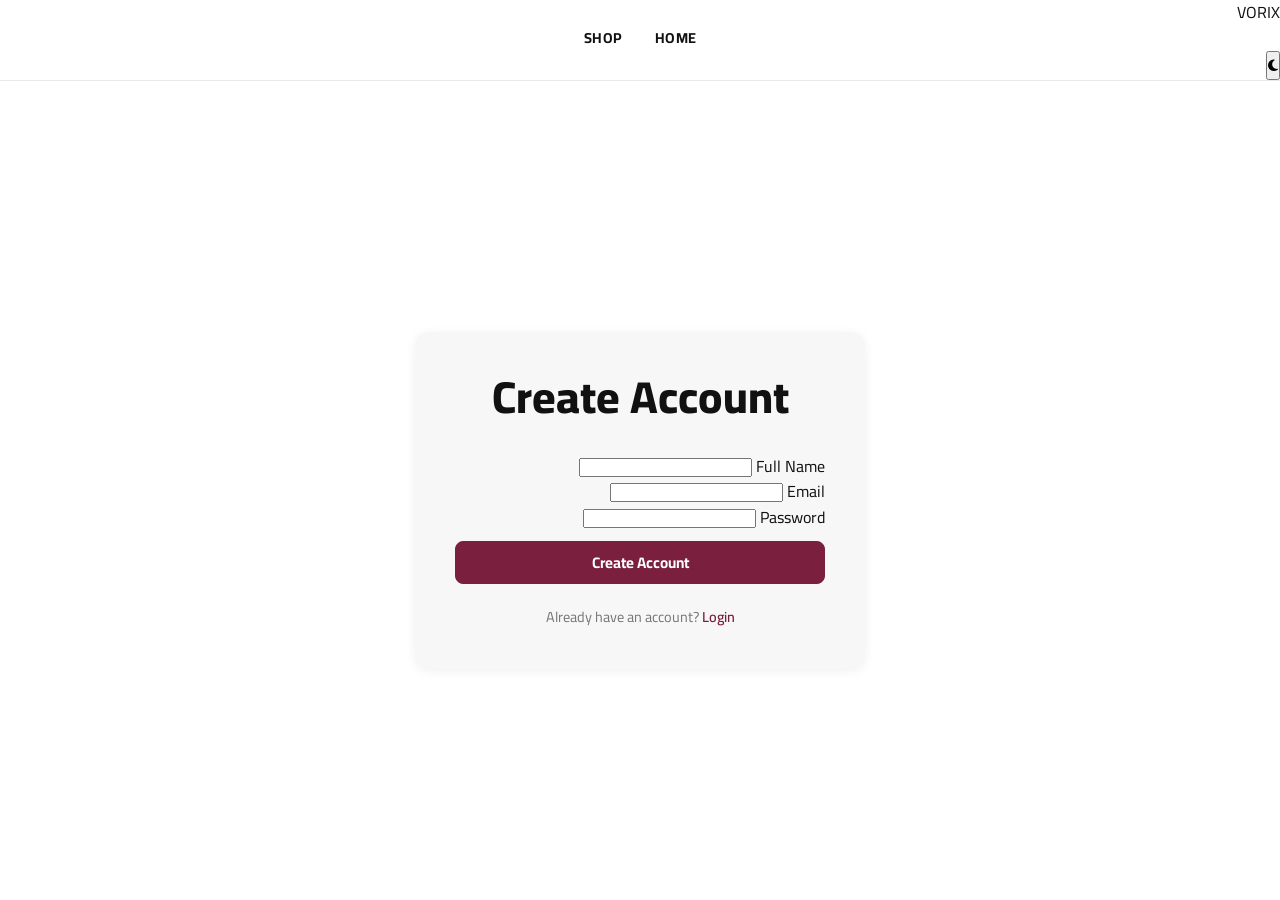
<file: register.html>
<!DOCTYPE html>
<html lang="en">
<head>
    <meta charset="UTF-8">
    <meta name="viewport" content="width=device-width, initial-scale=1.0">
    <title>Register | VORIX</title>
    <link rel="stylesheet" href="https://cdnjs.cloudflare.com/ajax/libs/font-awesome/6.4.0/css/all.min.css">
    <link rel="stylesheet" href="css/theme.css">
    <link rel="stylesheet" href="css/style.css">
    <link rel="stylesheet" href="css/components.css">
    <link rel="stylesheet" href="css/animations.css">
    <link rel="stylesheet" href="css/responsive.css">
</head>
<body>
    <header class="header">
        <div class="header-container">
            <a href="index.html" class="logo">VORIX</a>
            <nav class="nav-links">
                <a href="index.html">Home</a>
                <a href="shop.html">Shop</a>
            </nav>
            <div class="header-icons">
                <button class="icon-btn" id="theme-toggle"><i class="fa-solid fa-moon"></i></button>
            </div>
        </div>
    </header>

    <main class="container" style="padding-top: 120px; padding-bottom: 80px; min-height: calc(100vh - 100px); display:flex; justify-content:center; align-items:center;">
        <div style="width: 100%; max-width: 450px; background: var(--secondary-bg); padding: 40px; border-radius: var(--radius-md); box-shadow: var(--shadow-sm);" class="animate-fade-in">
            <h2 style="text-align:center; margin-bottom: 30px;">Create Account</h2>
            <form id="register-form">
                <div class="input-group">
                    <label>Full Name</label>
                    <input type="text" class="input-control" required>
                </div>
                <div class="input-group">
                    <label>Email</label>
                    <input type="email" class="input-control" required>
                </div>
                <div class="input-group">
                    <label>Password</label>
                    <input type="password" class="input-control" required>
                </div>
                <button type="submit" class="btn btn-primary" style="width: 100%; margin-top: 10px;">Create Account</button>
                <p style="text-align:center; margin-top: 20px; font-size: 0.9rem;">Already have an account? <a href="login.html" style="color: var(--accent-color); font-weight:600;">Login</a></p>
            </form>
        </div>
    </main>

    <script src="js/theme.js"></script>
    <script src="js/main.js"></script>
    <script>
        document.getElementById('register-form').addEventListener('submit', (e) => {
            e.preventDefault();
            window.location.href = 'index.html';
        });
    </script>
</body>
</html>
</file>
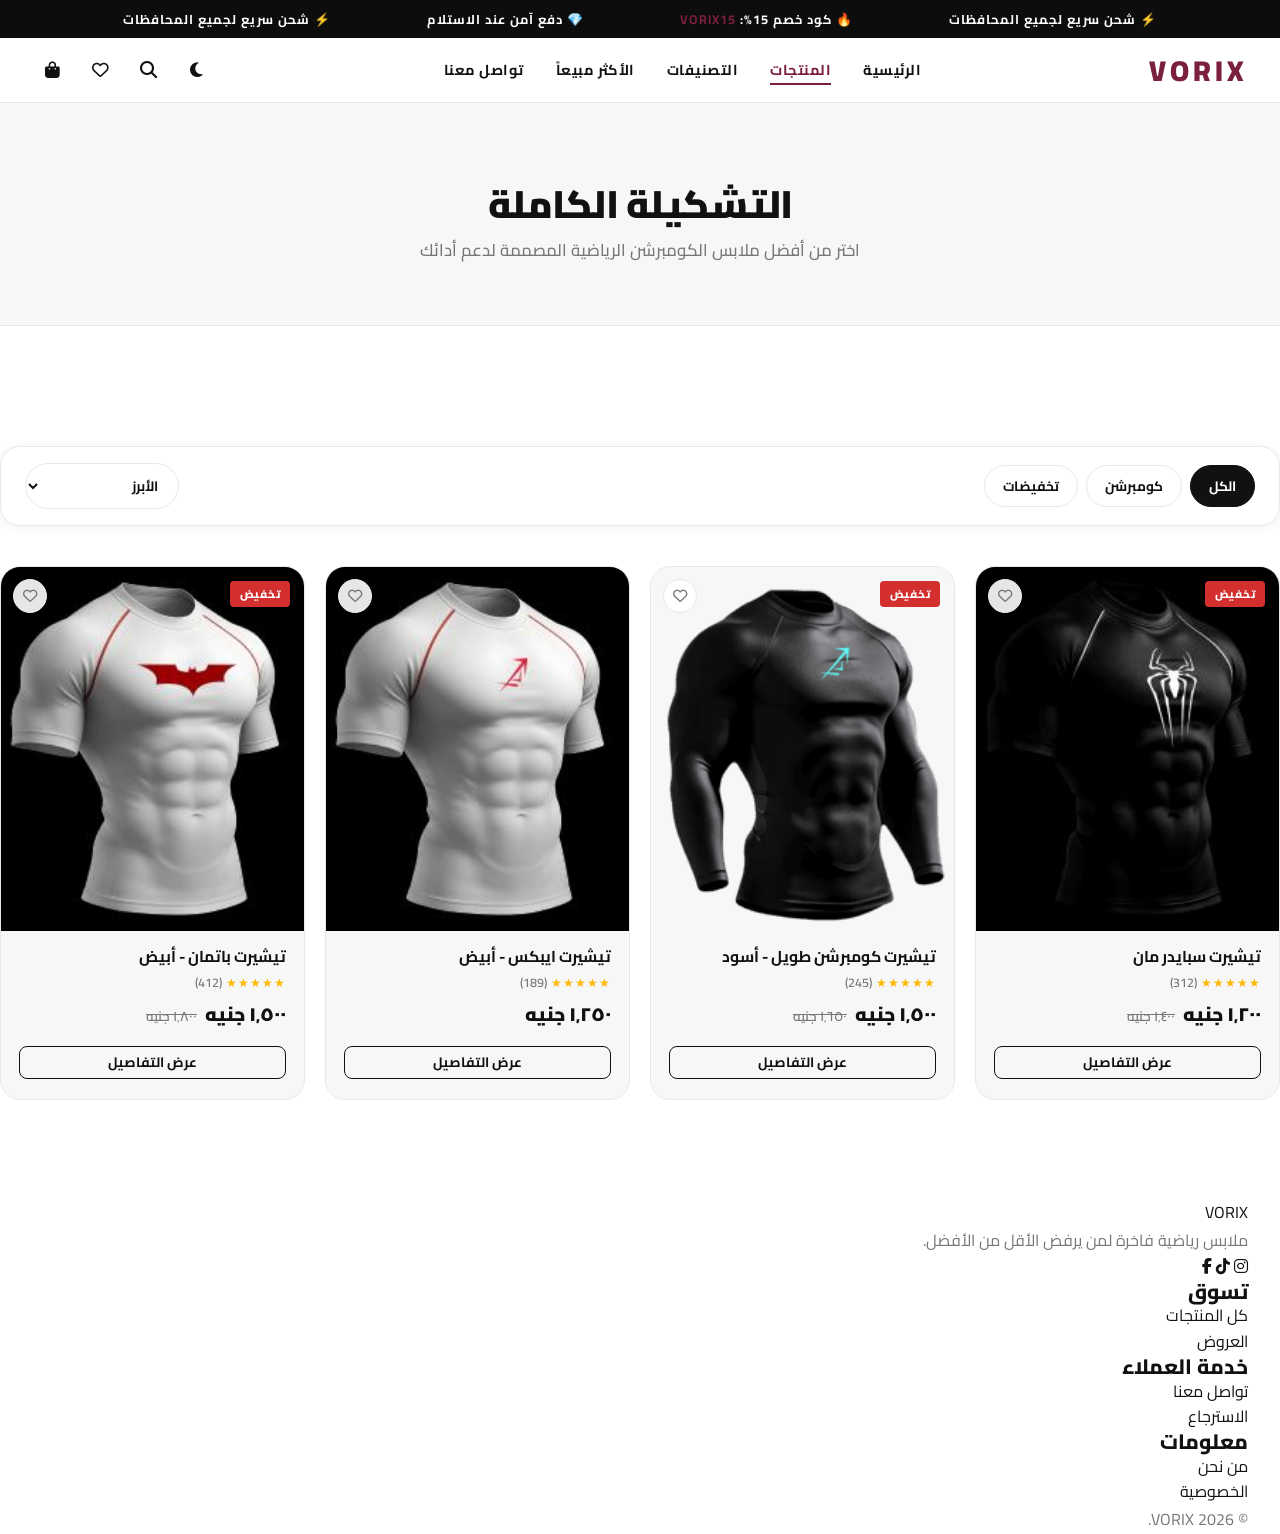
<file: shop.html>
<!DOCTYPE html>
<html lang="ar" dir="rtl" data-theme="light">
<head>
    <meta charset="UTF-8">
    <meta name="viewport" content="width=device-width, initial-scale=1.0">
    <title>تسوق الكل | VORIX</title>
    <link rel="stylesheet" href="https://cdnjs.cloudflare.com/ajax/libs/font-awesome/6.4.0/css/all.min.css">
    <link rel="stylesheet" href="css/theme.css">
    <link rel="stylesheet" href="css/style.css">
    <link rel="stylesheet" href="css/components.css">
    <link rel="stylesheet" href="css/animations.css">
    <link rel="stylesheet" href="css/responsive.css">
    <style>
        .shop-page { padding: 60px 0 100px; }
        .shop-hero {
            background: var(--secondary-bg);
            padding: 80px 0 60px;
            text-align: center;
            border-bottom: 1px solid var(--border-color);
            margin-bottom: 60px;
        }

        .filter-bar {
            display: flex;
            align-items: center;
            justify-content: space-between;
            gap: 16px;
            padding: 16px 24px;
            background: var(--primary-bg);
            border: 1px solid var(--border-color);
            border-radius: var(--radius-lg);
            margin-bottom: 40px;
            flex-wrap: wrap;
            position: sticky;
            top: 70px;
            z-index: 100;
            box-shadow: var(--shadow-sm);
        }

        .filter-chips { display: flex; gap: 8px; flex-wrap: wrap; }
        .filter-chip {
            padding: 7px 18px;
            border: 1.5px solid var(--border-color);
            border-radius: var(--radius-full);
            font-family: var(--font-main);
            font-weight: 700;
            font-size: 0.85rem;
            background: transparent;
            color: var(--primary-text);
            cursor: pointer;
            transition: all var(--t-fast);
        }
        .filter-chip:hover { border-color: var(--primary-text); }
        .filter-chip.active {
            background: var(--primary-text);
            color: var(--primary-bg);
            border-color: var(--primary-text);
        }

        .sort-select {
            padding: 8px 16px;
            border: 1.5px solid var(--border-color);
            border-radius: var(--radius-full);
            font-family: var(--font-main);
            font-weight: 700;
            font-size: 0.85rem;
            background: var(--primary-bg);
            color: var(--primary-text);
            cursor: pointer;
            outline: none;
        }

        .products-grid { display: grid; grid-template-columns: repeat(4,1fr); gap: 20px; }
        @media (max-width:1100px) { .products-grid { grid-template-columns: repeat(2,1fr); } }
        @media (max-width:480px)  { .products-grid { grid-template-columns: repeat(2,1fr); gap:12px; } }
    </style>
</head>
<body>

    <!-- Announcement Bar -->
    <div class="announcement-bar">
        <div class="announcement-content">
            <span class="announcement-item">⚡ شحن سريع لجميع المحافظات</span>
            <span class="announcement-item">🔥 كود خصم 15%: <span>VORIX15</span></span>
            <span class="announcement-item">💎 دفع آمن عند الاستلام</span>
            <span class="announcement-item">⚡ شحن سريع لجميع المحافظات</span>
        </div>
    </div>

    <!-- Header -->
    <header class="header" id="site-header">
        <div class="header-inner">
            <a href="index.html" class="nav-logo">VORIX</a>
            <nav class="nav-links" id="nav-links">
                <a href="index.html">الرئيسية</a>
                <a href="shop.html" class="active">المنتجات</a>
                <a href="shop.html">التصنيفات</a>
                <a href="shop.html">الأكثر مبيعاً</a>
                <a href="contact.html">تواصل معنا</a>
            </nav>
            <div class="nav-actions">
                <button id="theme-toggle" class="nav-icon-btn"><i class="fa-solid fa-moon"></i></button>
                <a href="shop.html" class="nav-icon-btn"><i class="fa-solid fa-magnifying-glass"></i></a>
                <a href="wishlist.html" class="nav-icon-btn"><i class="fa-regular fa-heart"></i></a>
                <a href="cart.html" class="nav-icon-btn">
                    <i class="fa-solid fa-bag-shopping"></i>
                    <span class="cart-count" style="display:none;">0</span>
                </a>
                <button class="mobile-menu-btn nav-icon-btn" id="mobile-menu-btn"><i class="fa-solid fa-bars"></i></button>
            </div>
        </div>
    </header>

    <!-- Shop Hero -->
    <div class="shop-hero">
        <div class="container animate-fade-up">
            <h1 class="section-title">التشكيلة الكاملة</h1>
            <p class="section-subtitle text-center" style="margin:10px auto 0;">اختر من أفضل ملابس الكومبرشن الرياضية المصممة لدعم أدائك</p>
        </div>
    </div>

    <!-- Shop Content -->
    <main class="shop-page container">
        <div class="filter-bar">
            <div class="filter-chips">
                <button class="filter-chip active" data-filter="all">الكل</button>
                <button class="filter-chip" data-filter="compression">كومبرشن</button>
                <button class="filter-chip" data-filter="sale">تخفيضات</button>
            </div>
            <select class="sort-select" id="sort-select">
                <option value="featured">الأبرز</option>
                <option value="price-low">السعر: من الأقل</option>
                <option value="price-high">السعر: من الأعلى</option>
            </select>
        </div>

        <div class="products-grid" id="shop-grid">
            <!-- JS injected -->
        </div>
    </main>

    <!-- Footer -->
    <footer class="site-footer">
        <div class="container">
            <div class="footer-grid">
                <div>
                    <div class="footer-brand-logo">VORIX</div>
                    <p class="footer-brand-desc">ملابس رياضية فاخرة لمن يرفض الأقل من الأفضل.</p>
                    <div class="footer-socials">
                        <a href="#" class="social-btn"><i class="fa-brands fa-instagram"></i></a>
                        <a href="#" class="social-btn"><i class="fa-brands fa-tiktok"></i></a>
                        <a href="#" class="social-btn"><i class="fa-brands fa-facebook-f"></i></a>
                    </div>
                </div>
                <div class="footer-col"><h4>تسوق</h4><ul><li><a href="shop.html">كل المنتجات</a></li><li><a href="shop.html">العروض</a></li></ul></div>
                <div class="footer-col"><h4>خدمة العملاء</h4><ul><li><a href="contact.html">تواصل معنا</a></li><li><a href="#">الاسترجاع</a></li></ul></div>
                <div class="footer-col"><h4>معلومات</h4><ul><li><a href="#">من نحن</a></li><li><a href="#">الخصوصية</a></li></ul></div>
            </div>
            <div class="footer-bottom"><p class="footer-copy">&copy; 2026 VORIX.</p></div>
        </div>
    </footer>

    <script src="js/data.js"></script>
    <script src="js/theme.js"></script>
    <script src="js/animations.js"></script>
    <script src="js/main.js"></script>
    <script>
    document.addEventListener('DOMContentLoaded', () => {
        const grid = document.getElementById('shop-grid');
        let current = [...products];

        const buildCard = (p, i) => {
            const fp = p.price - p.discount;
            const ph = p.discount > 0
                ? `<span class="price-new">${formatPrice(fp)}</span><span class="price-old">${formatPrice(p.price)}</span>`
                : `<span class="price-new">${formatPrice(p.price)}</span>`;
            const bh = p.discount > 0 ? `<span class="badge badge-sale">تخفيض</span>` : (p.badge ? `<span class="badge badge-hot">${p.badge}</span>` : '');
            const stars = '★'.repeat(Math.round(p.rating)) + '☆'.repeat(5-Math.round(p.rating));
            return `<div class="product-card" style="opacity:0;transform:translateY(20px);transition:all 0.5s var(--ease-out) ${i*0.06}s" data-card>
                ${bh}
                <button class="fav-btn"><i class="fa-regular fa-heart"></i></button>
                <a href="product.html?id=${p.id}"><div class="card-img-wrap">
                    <img src="${p.images[0]}" alt="${p.name}" loading="lazy"
                         onerror="this.parentElement.innerHTML='<div class=\\'card-img-placeholder\\'>👕</div>';">
                </div></a>
                <div class="card-body">
                    <div class="card-title"><a href="product.html?id=${p.id}">${p.name}</a></div>
                    <div class="card-rating"><span class="stars" style="color:var(--star-color)">${stars}</span> <span class="count">(${p.reviews})</span></div>
                    <div class="card-price">${ph}</div>
                    <div class="card-actions">
                        <a href="product.html?id=${p.id}" class="btn btn-secondary btn-full btn-sm">عرض التفاصيل</a>
                    </div>
                </div>
            </div>`;
        };

        const render = (items) => {
            grid.innerHTML = items.length
                ? items.map(buildCard).join('')
                : `<div style="grid-column:1/-1;text-align:center;padding:60px;color:var(--secondary-text);font-weight:700;">لا توجد منتجات.</div>`;
            setTimeout(() => grid.querySelectorAll('[data-card]').forEach(c => { c.style.opacity='1'; c.style.transform='translateY(0)'; }), 50);
        };

        render(current);

        // Filters
        document.querySelectorAll('.filter-chip').forEach(btn => {
            btn.addEventListener('click', () => {
                document.querySelectorAll('.filter-chip').forEach(b => b.classList.remove('active'));
                btn.classList.add('active');
                const f = btn.dataset.filter;
                if (f === 'all') current = [...products];
                else if (f === 'sale') current = products.filter(p => p.discount > 0);
                else current = products.filter(p => p.category === f);
                document.getElementById('sort-select').dispatchEvent(new Event('change'));
            });
        });

        // Sort
        document.getElementById('sort-select').addEventListener('change', e => {
            let sorted = [...current];
            if (e.target.value === 'price-low')  sorted.sort((a,b) => (a.price-a.discount)-(b.price-b.discount));
            if (e.target.value === 'price-high') sorted.sort((a,b) => (b.price-b.discount)-(a.price-a.discount));
            render(sorted);
        });
    });
    </script>
</body>
</html>
</file>
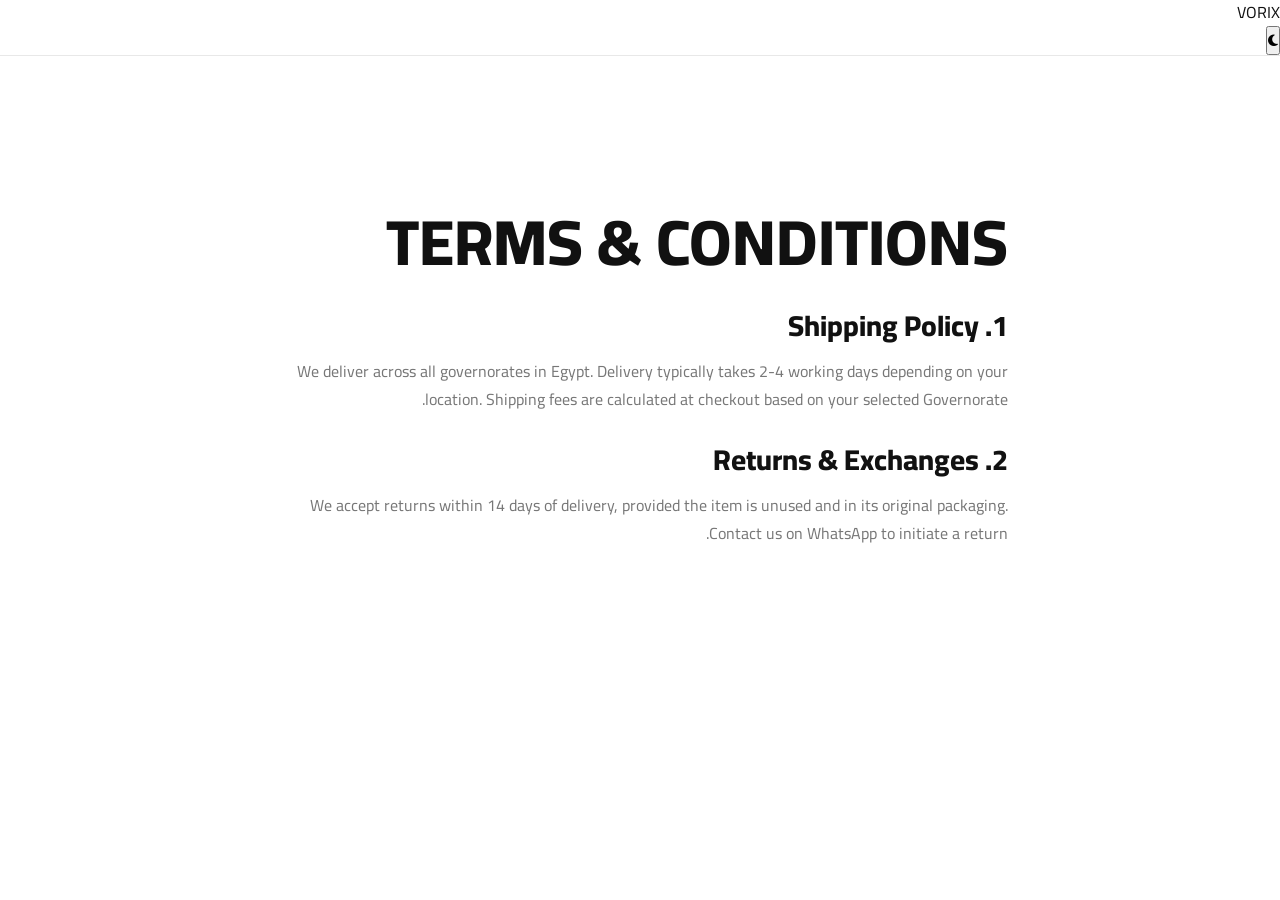
<file: terms.html>
<!DOCTYPE html>
<html lang="en">
<head>
    <meta charset="UTF-8">
    <meta name="viewport" content="width=device-width, initial-scale=1.0">
    <title>Terms & Conditions | VORIX</title>
    <link rel="stylesheet" href="https://cdnjs.cloudflare.com/ajax/libs/font-awesome/6.4.0/css/all.min.css">
    <link rel="stylesheet" href="css/theme.css">
    <link rel="stylesheet" href="css/style.css">
    <link rel="stylesheet" href="css/components.css">
</head>
<body>
    <header class="header">
        <div class="header-container">
            <a href="index.html" class="logo">VORIX</a>
            <div class="header-icons"><button class="icon-btn" id="theme-toggle"><i class="fa-solid fa-moon"></i></button></div>
        </div>
    </header>
    <main class="container" style="padding-top: 150px; padding-bottom: 80px; max-width: 800px;">
        <h1 style="margin-bottom: 30px;">Terms & Conditions</h1>
        <h3 style="margin-top: 30px; margin-bottom: 15px;">1. Shipping Policy</h3>
        <p style="margin-bottom: 15px;">We deliver across all governorates in Egypt. Delivery typically takes 2-4 working days depending on your location. Shipping fees are calculated at checkout based on your selected Governorate.</p>
        <h3 style="margin-top: 30px; margin-bottom: 15px;">2. Returns & Exchanges</h3>
        <p style="margin-bottom: 15px;">We accept returns within 14 days of delivery, provided the item is unused and in its original packaging. Contact us on WhatsApp to initiate a return.</p>
    </main>
    <script src="js/theme.js"></script>
    <script src="js/main.js"></script>
</body>
</html>
</file>
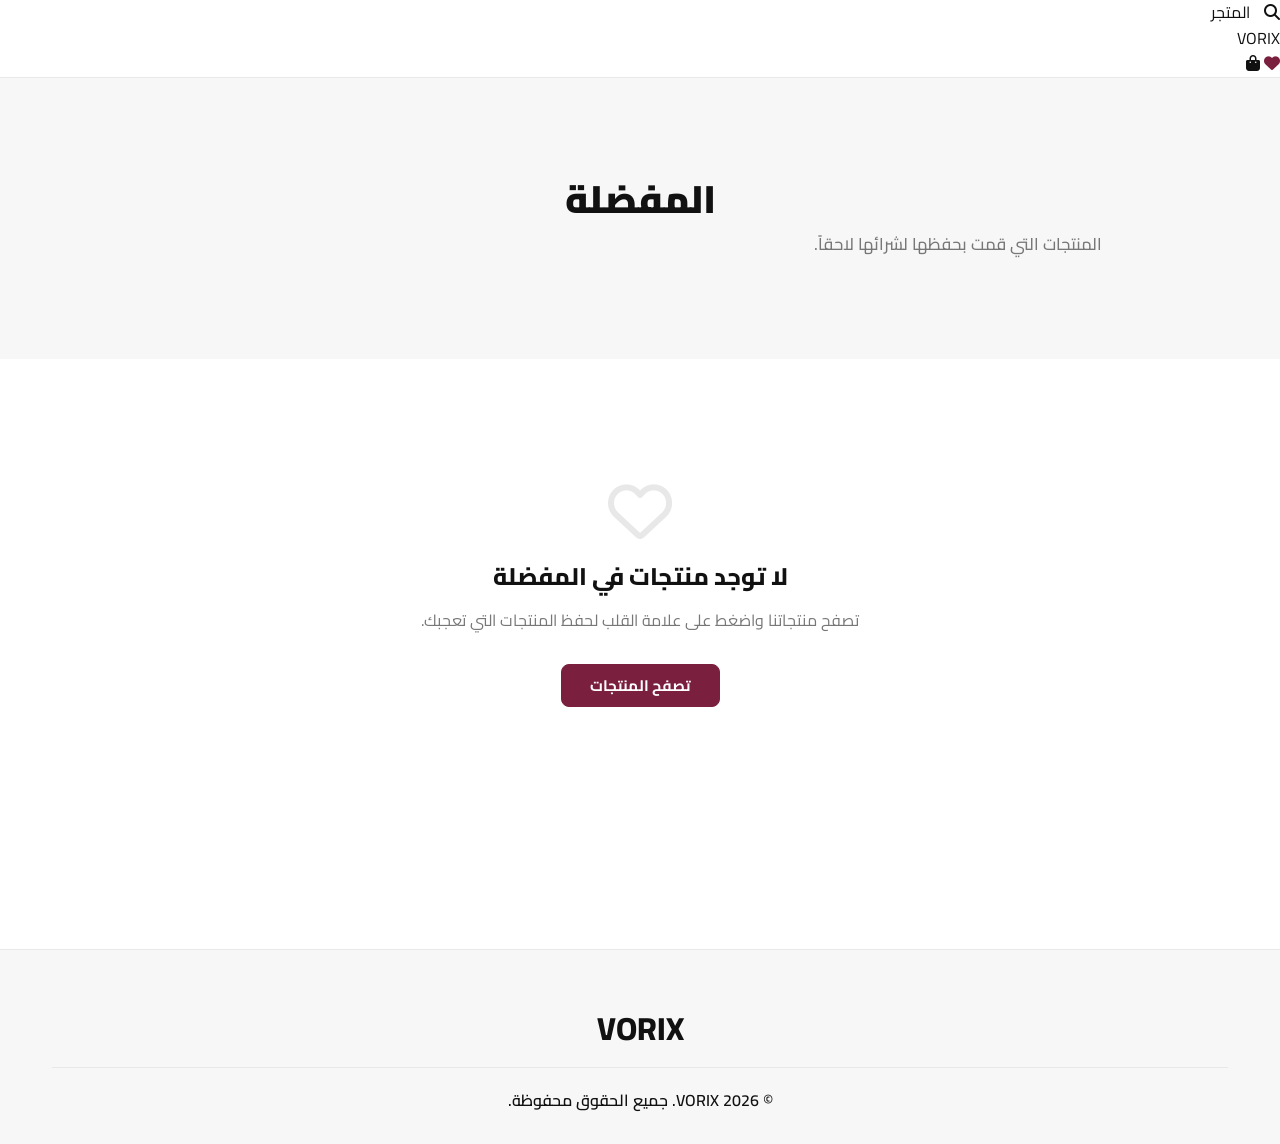
<file: wishlist.html>
<!DOCTYPE html>
<html lang="ar" dir="rtl">
<head>
    <meta charset="UTF-8">
    <meta name="viewport" content="width=device-width, initial-scale=1.0">
    <title>المفضلة | VORIX</title>
    
    <link rel="stylesheet" href="https://cdnjs.cloudflare.com/ajax/libs/font-awesome/6.4.0/css/all.min.css">
    
    <link rel="stylesheet" href="css/theme.css">
    <link rel="stylesheet" href="css/style.css">
    <link rel="stylesheet" href="css/components.css">
    <link rel="stylesheet" href="css/animations.css">
    <link rel="stylesheet" href="css/responsive.css">
    
    <style>
        .page-header {
            background-color: var(--secondary-bg);
            padding: 100px 20px 60px;
            text-align: center;
            margin-bottom: 40px;
        }

        .grid-4 { display: grid; grid-template-columns: repeat(auto-fill, minmax(280px, 1fr)); gap: 30px; }
        
        .empty-state {
            text-align: center;
            padding: 80px 20px;
        }
    </style>
</head>
<body>

    <!-- Header -->
    <header class="header">
        <div class="header-container">
            <div class="header-left" style="justify-content: flex-start;">
                <a href="shop.html" class="icon-btn" aria-label="بحث"><i class="fa-solid fa-magnifying-glass"></i></a>
                <a href="shop.html" class="lang-toggle" style="margin: 0 10px;">المتجر</a>
            </div>
            
            <a href="index.html" class="logo">VORIX</a>

            <div class="header-right" style="justify-content: flex-end;">
                <a href="wishlist.html" class="icon-btn" style="color: var(--accent-color);"><i class="fa-solid fa-heart"></i></a>
                <a href="cart.html" class="icon-btn" aria-label="السلة">
                    <i class="fa-solid fa-bag-shopping"></i>
                    <span class="cart-count" style="display: none;">0</span>
                </a>
            </div>
        </div>
    </header>

    <div class="page-header animate-fade-in">
        <div class="container">
            <h1 class="section-title">المفضلة</h1>
            <p class="section-subtitle">المنتجات التي قمت بحفظها لشرائها لاحقاً.</p>
        </div>
    </div>

    <main class="container" style="min-height: 50vh;">
        <div class="empty-state">
            <i class="fa-regular fa-heart" style="font-size: 4rem; color: var(--border-color); margin-bottom: 20px;"></i>
            <h2 style="font-size: 1.5rem; margin-bottom: 15px;">لا توجد منتجات في المفضلة</h2>
            <p style="color: var(--secondary-text); margin-bottom: 30px;">تصفح منتجاتنا واضغط على علامة القلب لحفظ المنتجات التي تعجبك.</p>
            <a href="shop.html" class="btn btn-primary">تصفح المنتجات</a>
        </div>
    </main>

    <!-- Footer -->
    <footer class="footer" style="background-color: var(--secondary-bg); padding: 60px 20px 30px; border-top: 1px solid var(--border-color); margin-top: 100px;">
        <div class="container">
            <div style="display: flex; flex-direction: column; align-items: center; text-align: center;">
                <h3 class="logo" style="margin-bottom: 20px; font-size: 2rem;">VORIX</h3>
                <div class="footer-bottom" style="width: 100%; border-top: 1px solid var(--border-color); padding-top: 20px; margin-top: 0; font-weight: 600;">
                    &copy; 2026 VORIX. جميع الحقوق محفوظة.
                </div>
            </div>
        </div>
    </footer>

    <!-- Scripts -->
    <script src="js/data.js"></script>
    <script src="js/theme.js"></script>
    <script src="js/animations.js"></script>
    <script src="js/main.js"></script>
</body>
</html>
</file>
<file: css/theme.css>
/* theme.css - VORIX Premium Theme */

@import url('https://fonts.googleapis.com/css2?family=Cairo:wght@400;600;700;800;900&display=swap');

:root {
    /* ==================== COLOR PALETTE ==================== */
    --clr-white:       #FFFFFF;
    --clr-off-white:   #F7F7F7;
    --clr-light-grey:  #F0F0F0;
    --clr-border:      #E8E8E8;
    --clr-text:        #111111;
    --clr-text-muted:  #777777;
    --clr-dark:        #0D0D0D;
    --clr-dark-card:   #161616;
    --clr-burgundy:    #7A1F3D;
    --clr-burgundy-h:  #9D2B50;
    --clr-burgundy-bg: #F9F0F3;
    --clr-success:     #1A7A4A;
    --clr-star:        #FFB800;
    --clr-red:         #D32F2F;

    /* ==================== SEMANTIC TOKENS ==================== */
    --primary-bg:      var(--clr-white);
    --secondary-bg:    var(--clr-off-white);
    --card-bg:         var(--clr-off-white);
    --primary-text:    var(--clr-text);
    --secondary-text:  var(--clr-text-muted);
    --accent-color:    var(--clr-burgundy);
    --accent-hover:    var(--clr-burgundy-h);
    --border-color:    var(--clr-border);
    --star-color:      var(--clr-star);
    --error-color:     var(--clr-red);
    --success-color:   var(--clr-success);

    /* ==================== TYPOGRAPHY ==================== */
    --font-main: 'Cairo', 'Inter', -apple-system, BlinkMacSystemFont, "Segoe UI", sans-serif;

    /* ==================== SPACING ==================== */
    --space-xs:  8px;
    --space-sm:  16px;
    --space-md:  32px;
    --space-lg:  64px;
    --space-xl:  100px;

    /* ==================== SHAPE ==================== */
    --radius-xs:   4px;
    --radius-sm:   8px;
    --radius-md:   14px;
    --radius-lg:   20px;
    --radius-xl:   28px;
    --radius-full: 9999px;

    /* ==================== ELEVATION ==================== */
    --shadow-xs:    0 1px 4px rgba(0,0,0,0.04);
    --shadow-sm:    0 2px 12px rgba(0,0,0,0.06);
    --shadow-md:    0 8px 28px rgba(0,0,0,0.09);
    --shadow-lg:    0 20px 50px rgba(0,0,0,0.12);
    --shadow-hover: 0 14px 36px rgba(122,31,61,0.15);

    /* ==================== MOTION ==================== */
    --ease-out:    cubic-bezier(0.16, 1, 0.3, 1);
    --ease-in-out: cubic-bezier(0.4, 0, 0.2, 1);
    --t-fast:   0.15s;
    --t-normal: 0.28s;
    --t-slow:   0.5s;
    
    /* ==================== GLASS ==================== */
    --glass-bg: rgba(255,255,255,0.88);
}

/* ==================== DARK MODE ==================== */
[data-theme="dark"] {
    --primary-bg:    #0D0D0D;
    --secondary-bg:  #161616;
    --card-bg:       #1A1A1A;
    --primary-text:  #F0F0F0;
    --secondary-text:#8A8A8A;
    --border-color:  #252525;
    --shadow-sm:     0 2px 12px rgba(0,0,0,0.4);
    --shadow-md:     0 8px 28px rgba(0,0,0,0.6);
    --shadow-lg:     0 20px 50px rgba(0,0,0,0.8);
    --glass-bg:      rgba(13,13,13,0.88);
}

/* ==================== BASE ==================== */
*, *::before, *::after {
    box-sizing: border-box;
    margin: 0;
    padding: 0;
}

html {
    scroll-behavior: smooth;
    font-size: 16px;
    width: 100%;
    max-width: 100%;
    overflow-x: hidden;
}

body {
    font-family: var(--font-main);
    background-color: var(--primary-bg);
    color: var(--primary-text);
    line-height: 1.6;
    width: 100%;
    max-width: 100%;
    overflow-x: hidden;
    direction: rtl;
    text-align: right;
    -webkit-font-smoothing: antialiased;
    transition: background-color var(--t-normal) var(--ease-in-out),
                color var(--t-normal) var(--ease-in-out);
}

a { text-decoration: none; color: inherit; }
img, video { display: block; max-width: 100%; }
ul { list-style: none; }
button { cursor: pointer; font-family: var(--font-main); }

::selection { background: var(--accent-color); color: #fff; }

::-webkit-scrollbar { width: 6px; }
::-webkit-scrollbar-track { background: var(--secondary-bg); }
::-webkit-scrollbar-thumb { background: var(--border-color); border-radius: 3px; }
::-webkit-scrollbar-thumb:hover { background: var(--secondary-text); }

/* ==================== CONTAINER ==================== */
.container {
    width: 100%;
    max-width: 1400px;
    margin: 0 auto;
    padding: 0 var(--space-md);
}
</file>
<file: css/style.css>
/* style.css – VORIX base typography & layout */

@import url('https://fonts.googleapis.com/css2?family=Cairo:wght@400;600;700;800;900&display=swap');

h1,h2,h3,h4,h5,h6 {
    font-weight: 800;
    line-height: 1.15;
    color: var(--primary-text);
}
h1 { font-size: clamp(2.4rem, 5vw, 4.2rem); text-transform: uppercase; }
h2 { font-size: clamp(1.8rem, 3.5vw, 2.8rem); }
h3 { font-size: clamp(1.3rem, 2.5vw, 1.8rem); }
h4 { font-size: clamp(1.1rem, 2vw, 1.3rem); }

p { color: var(--secondary-text); line-height: 1.75; }

.text-center { text-align: center; }

/* ==================== SECTION LABELS ==================== */
.section-label {
    font-size: 0.75rem;
    font-weight: 700;
    text-transform: uppercase;
    letter-spacing: 3px;
    color: var(--accent-color);
    margin-bottom: 10px;
    display: block;
}

.section-title {
    font-size: clamp(1.8rem, 3vw, 2.4rem);
    font-weight: 900;
    text-transform: uppercase;
    letter-spacing: -0.5px;
    color: var(--primary-text);
    line-height: 1.1;
    margin-bottom: 10px;
}

.section-subtitle {
    font-size: 1.05rem;
    color: var(--secondary-text);
    font-weight: 500;
    margin-bottom: 40px;
    max-width: 540px;
}

/* ==================== GRID HELPERS ==================== */
.grid-2 { display: grid; grid-template-columns: repeat(2,1fr); gap: 24px; }
.grid-3 { display: grid; grid-template-columns: repeat(3,1fr); gap: 24px; }
.grid-4 { display: grid; grid-template-columns: repeat(4,1fr); gap: 24px; }

@media (max-width: 1100px) { .grid-4 { grid-template-columns: repeat(2,1fr); } }
@media (max-width: 720px) {
    .grid-2, .grid-3, .grid-4 { grid-template-columns: 1fr; }
}
</file>
<file: css/components.css>
/* components.css – VORIX UI component library */

/* ============================================================
   ANNOUNCEMENT BAR
   ============================================================ */
.announcement-bar {
    background: var(--clr-dark);
    color: #fff;
    font-size: 0.8rem;
    font-weight: 700;
    letter-spacing: 1px;
    text-align: center;
    padding: 9px 0;
    overflow: hidden;
    position: relative;
    z-index: 1001;
    width: 100%;
    max-width: 100%;
}
.announcement-content {
    display: inline-flex;
    white-space: nowrap;
    animation: marquee 35s linear infinite;
}
.announcement-item { padding: 0 48px; }
.announcement-item span { color: var(--accent-color); }

@keyframes marquee {
    from { transform: translateX(100%); }
    to   { transform: translateX(-100%); }
}

/* ============================================================
   HEADER / NAVBAR  (matches reference: logo left, links centre)
   ============================================================ */
.header {
    position: sticky;
    top: 0;
    left: 0;
    width: 100%;
    max-width: 100%;
    z-index: 1000;
    background: var(--glass-bg);
    backdrop-filter: blur(18px);
    -webkit-backdrop-filter: blur(18px);
    border-bottom: 1px solid var(--border-color);
    transition: box-shadow var(--t-normal) var(--ease-out);
}
.header.scrolled { box-shadow: var(--shadow-sm); }

.header-inner {
    display: grid;
    grid-template-columns: auto 1fr auto;
    align-items: center;
    max-width: 1400px;
    margin: 0 auto;
    padding: 0 var(--space-md);
    height: 64px;
    gap: 24px;
}

/* Logo */
.nav-logo {
    font-size: 1.8rem;
    font-weight: 900;
    letter-spacing: 4px;
    text-transform: uppercase;
    color: var(--accent-color);
    text-decoration: none;
    white-space: nowrap;
}

/* Center nav links */
.nav-links {
    display: flex;
    align-items: center;
    justify-content: center;
    gap: 32px;
}
.nav-links a {
    font-size: 0.9rem;
    font-weight: 700;
    color: var(--primary-text);
    text-transform: uppercase;
    letter-spacing: 0.5px;
    position: relative;
    padding-bottom: 2px;
    transition: color var(--t-fast);
}
.nav-links a::after {
    content: '';
    position: absolute;
    bottom: -2px;
    right: 0;
    width: 0;
    height: 2px;
    background: var(--accent-color);
    transition: width var(--t-normal) var(--ease-out);
}
.nav-links a:hover { color: var(--accent-color); }
.nav-links a:hover::after { width: 100%; }
.nav-links a.active { color: var(--accent-color); }
.nav-links a.active::after { width: 100%; }

/* Nav actions */
.nav-actions {
    display: flex;
    align-items: center;
    gap: 8px;
}
.nav-icon-btn {
    position: relative;
    width: 40px;
    height: 40px;
    display: flex;
    align-items: center;
    justify-content: center;
    border-radius: var(--radius-sm);
    border: none;
    background: transparent;
    color: var(--primary-text);
    font-size: 1.05rem;
    transition: background var(--t-fast), color var(--t-fast), transform var(--t-fast);
    text-decoration: none;
}
.nav-icon-btn:hover {
    background: var(--border-color);
    color: var(--accent-color);
    transform: translateY(-1px);
}
.cart-count {
    position: absolute;
    top: 4px;
    left: 4px;
    background: var(--accent-color);
    color: #fff;
    font-size: 0.65rem;
    font-weight: 800;
    min-width: 17px;
    height: 17px;
    border-radius: 50%;
    display: flex;
    align-items: center;
    justify-content: center;
    box-shadow: 0 1px 4px rgba(122,31,61,0.4);
}

/* Mobile hamburger */
.mobile-menu-btn {
    display: none;
    width: 40px;
    height: 40px;
    align-items: center;
    justify-content: center;
    border: 1px solid var(--border-color);
    border-radius: var(--radius-sm);
    background: transparent;
    color: var(--primary-text);
    font-size: 1.1rem;
}

/* ============================================================
   BUTTONS
   ============================================================ */
.btn {
    display: inline-flex;
    align-items: center;
    justify-content: center;
    gap: 8px;
    padding: 13px 28px;
    border-radius: var(--radius-sm);
    font-family: var(--font-main);
    font-size: 0.95rem;
    font-weight: 700;
    border: 1.5px solid transparent;
    cursor: pointer;
    transition: all var(--t-normal) var(--ease-out);
    text-decoration: none;
    white-space: nowrap;
    line-height: 1;
}

.btn-primary {
    background: var(--accent-color);
    color: #fff;
    border-color: var(--accent-color);
}
.btn-primary:hover {
    background: var(--accent-hover);
    border-color: var(--accent-hover);
    transform: translateY(-2px);
    box-shadow: var(--shadow-hover);
}

.btn-secondary {
    background: transparent;
    color: var(--primary-text);
    border-color: var(--primary-text);
}
.btn-secondary:hover {
    background: var(--primary-text);
    color: var(--primary-bg);
    transform: translateY(-2px);
}

.btn-dark {
    background: var(--clr-dark);
    color: #fff;
    border-color: var(--clr-dark);
}
.btn-dark:hover {
    background: #222;
    transform: translateY(-2px);
    box-shadow: var(--shadow-md);
}

.btn-outline-white {
    background: transparent;
    color: #fff;
    border-color: rgba(255,255,255,0.6);
}
.btn-outline-white:hover {
    background: rgba(255,255,255,0.12);
    border-color: #fff;
}

.btn-whatsapp {
    background: #25D366;
    color: #fff;
    border-color: #25D366;
}
.btn-whatsapp:hover {
    background: #1EBE5D;
    transform: translateY(-2px);
    box-shadow: 0 8px 20px rgba(37,211,102,0.3);
}

.btn-sm { padding: 9px 20px; font-size: 0.85rem; }
.btn-lg { padding: 16px 36px; font-size: 1.05rem; }
.btn-full { width: 100%; }
.btn-rounded { border-radius: var(--radius-full); }

/* ============================================================
   PRODUCT CARDS  (matches reference image exactly)
   ============================================================ */
.product-card {
    position: relative;
    background: var(--card-bg);
    border-radius: var(--radius-lg);
    overflow: hidden;
    border: 1px solid var(--border-color);
    transition: transform var(--t-normal) var(--ease-out),
                box-shadow var(--t-normal) var(--ease-out),
                border-color var(--t-normal);
    display: flex;
    flex-direction: column;
}
.product-card:hover {
    transform: translateY(-6px);
    box-shadow: var(--shadow-lg);
    border-color: transparent;
}

/* Badge */
.badge {
    position: absolute;
    top: 14px;
    right: 14px;
    z-index: 3;
    font-size: 0.7rem;
    font-weight: 800;
    text-transform: uppercase;
    letter-spacing: 0.5px;
    padding: 4px 10px;
    border-radius: var(--radius-xs);
}
.badge-sale { background: var(--clr-red); color: #fff; }
.badge-new  { background: var(--accent-color); color: #fff; }
.badge-hot  { background: var(--clr-dark); color: #fff; }

/* Favourite */
.fav-btn {
    position: absolute;
    top: 12px;
    left: 12px;
    z-index: 3;
    width: 34px;
    height: 34px;
    border-radius: 50%;
    background: rgba(255,255,255,0.9);
    border: 1px solid var(--border-color);
    color: var(--secondary-text);
    font-size: 0.9rem;
    display: flex;
    align-items: center;
    justify-content: center;
    transition: all var(--t-fast);
}
.fav-btn:hover { background: #fff; color: var(--error-color); transform: scale(1.1); }
[data-theme="dark"] .fav-btn { background: rgba(30,30,30,0.9); border-color: #333; color: #aaa; }

/* Image wrapper */
.card-img-wrap {
    position: relative;
    padding-top: 120%;
    overflow: hidden;
    background: var(--secondary-bg);
}
.card-img-wrap img {
    position: absolute;
    inset: 0;
    width: 100%;
    height: 100%;
    object-fit: cover;
    transition: transform var(--t-slow) var(--ease-out);
}
.product-card:hover .card-img-wrap img { transform: scale(1.06); }

/* No-image fallback */
.card-img-placeholder {
    position: absolute;
    inset: 0;
    display: flex;
    align-items: center;
    justify-content: center;
    font-size: 4rem;
    color: var(--border-color);
    background: var(--secondary-bg);
}

/* Card body */
.card-body {
    padding: 16px 18px 20px;
    display: flex;
    flex-direction: column;
    gap: 6px;
    flex: 1;
}

.card-title {
    font-size: 0.98rem;
    font-weight: 700;
    color: var(--primary-text);
    line-height: 1.3;
    margin: 0;
}
.card-title a { color: inherit; transition: color var(--t-fast); }
.card-title a:hover { color: var(--accent-color); }

.card-rating {
    display: flex;
    align-items: center;
    gap: 4px;
    font-size: 0.78rem;
    color: var(--secondary-text);
}
.card-rating .stars { color: var(--star-color); letter-spacing: 1px; }
.card-rating .count { font-weight: 600; }

.card-price {
    display: flex;
    align-items: baseline;
    gap: 8px;
    flex-wrap: wrap;
}
.price-new {
    font-size: 1.2rem;
    font-weight: 900;
    color: var(--primary-text);
}
.price-old {
    font-size: 0.85rem;
    font-weight: 600;
    color: var(--secondary-text);
    text-decoration: line-through;
}

.card-actions {
    margin-top: 10px;
}

/* ============================================================
   TRUST BADGES
   ============================================================ */
.trust-strip {
    display: flex;
    gap: 16px;
    flex-wrap: wrap;
    justify-content: space-between;
}
.trust-item {
    flex: 1;
    min-width: 140px;
    display: flex;
    flex-direction: column;
    align-items: center;
    text-align: center;
    gap: 10px;
    padding: 20px 16px;
    border-radius: var(--radius-md);
    border: 1px solid var(--border-color);
    background: var(--primary-bg);
    transition: all var(--t-normal) var(--ease-out);
}
.trust-item:hover { border-color: var(--accent-color); box-shadow: var(--shadow-sm); transform: translateY(-3px); }
.trust-item i {
    font-size: 1.6rem;
    color: var(--accent-color);
}
.trust-item h5 { font-size: 0.9rem; font-weight: 800; color: var(--primary-text); margin: 0; }
.trust-item p { font-size: 0.78rem; color: var(--secondary-text); margin: 0; line-height: 1.5; }

/* ============================================================
   TOAST NOTIFICATION
   ============================================================ */
.toast-container {
    position: fixed;
    bottom: 24px;
    left: 24px;
    z-index: 10000;
    display: flex;
    flex-direction: column;
    gap: 10px;
    pointer-events: none;
}
[dir="rtl"] .toast-container { left: auto; right: 24px; }

.toast {
    background: var(--glass-bg);
    backdrop-filter: blur(12px);
    border: 1px solid var(--border-color);
    box-shadow: var(--shadow-md);
    border-radius: var(--radius-md);
    padding: 14px 20px;
    color: var(--primary-text);
    font-size: 0.88rem;
    font-weight: 600;
    display: flex;
    align-items: center;
    gap: 10px;
    min-width: 240px;
    opacity: 0;
    transform: translateX(30px);
    transition: all 0.35s var(--ease-out);
}
[dir="rtl"] .toast { transform: translateX(-30px); }
.toast.show { opacity: 1; transform: translateX(0); }
.toast i {
    width: 30px;
    height: 30px;
    background: var(--accent-color);
    color: #fff;
    border-radius: 50%;
    display: flex;
    align-items: center;
    justify-content: center;
    font-size: 0.8rem;
    flex-shrink: 0;
}

/* ============================================================
   STICKY MOBILE CTA
   ============================================================ */
.sticky-mobile-cta {
    display: none;
}
@media (max-width: 768px) {
    .sticky-mobile-cta.visible {
        display: flex;
        gap: 12px;
        align-items: center;
        position: fixed;
        bottom: 0;
        left: 0;
        width: 100%;
        background: var(--glass-bg);
        backdrop-filter: blur(18px);
        -webkit-backdrop-filter: blur(18px);
        border-top: 1px solid var(--border-color);
        padding: 14px 20px;
        z-index: 999;
        animation: slideUpCta 0.3s var(--ease-out) forwards;
    }
}
@keyframes slideUpCta {
    from { transform: translateY(100%); }
    to   { transform: translateY(0); }
}

/* ============================================================
   COUNTDOWN TIMER
   ============================================================ */
.countdown-wrap {
    display: flex;
    gap: 12px;
    justify-content: center;
    flex-wrap: wrap;
}
.time-box {
    background: var(--clr-dark);
    color: #fff;
    width: 68px;
    height: 68px;
    border-radius: var(--radius-md);
    display: flex;
    flex-direction: column;
    align-items: center;
    justify-content: center;
    box-shadow: var(--shadow-sm);
}
.time-num { font-size: 1.7rem; font-weight: 900; line-height: 1; }
.time-label { font-size: 0.62rem; font-weight: 700; text-transform: uppercase; color: var(--accent-color); margin-top: 2px; }

/* ============================================================
   SKELETON LOADING
   ============================================================ */
.skeleton {
    background: linear-gradient(
        90deg,
        var(--secondary-bg) 25%,
        var(--border-color)  50%,
        var(--secondary-bg) 75%
    );
    background-size: 200% 100%;
    animation: shimmer 1.6s infinite;
    border-radius: var(--radius-sm);
}
@keyframes shimmer {
    0%   { background-position: 200% 0; }
    100% { background-position: -200% 0; }
}
</file>
<file: css/animations.css>
/* animations.css – VORIX micro-interactions */

/* ============================================================
   SCROLL REVEAL
   ============================================================ */
.reveal {
    opacity: 0;
    transform: translateY(28px);
    transition: opacity 0.65s var(--ease-out),
                transform 0.65s var(--ease-out);
}
.reveal.active {
    opacity: 1;
    transform: translateY(0);
}
.reveal-delay-1 { transition-delay: 0.1s; }
.reveal-delay-2 { transition-delay: 0.2s; }
.reveal-delay-3 { transition-delay: 0.3s; }
.reveal-delay-4 { transition-delay: 0.4s; }

/* ============================================================
   ENTRY ANIMATIONS
   ============================================================ */
@keyframes fadeIn {
    from { opacity: 0; }
    to   { opacity: 1; }
}
@keyframes fadeUp {
    from { opacity: 0; transform: translateY(30px); }
    to   { opacity: 1; transform: translateY(0); }
}
@keyframes fadeDown {
    from { opacity: 0; transform: translateY(-20px); }
    to   { opacity: 1; transform: translateY(0); }
}
@keyframes scaleIn {
    from { opacity: 0; transform: scale(0.92); }
    to   { opacity: 1; transform: scale(1); }
}

.animate-fade-in  { animation: fadeIn  0.7s var(--ease-out) forwards; }
.animate-fade-up  { animation: fadeUp  0.7s var(--ease-out) forwards; }
.animate-scale-in { animation: scaleIn 0.5s var(--ease-out) forwards; }

/* ============================================================
   MARQUEE
   ============================================================ */
@keyframes marquee {
    from { transform: translateX(100%); }
    to   { transform: translateX(-100%); }
}

/* ============================================================
   SLIDE UP CTA
   ============================================================ */
@keyframes slideUpCta {
    from { transform: translateY(100%); opacity: 0; }
    to   { transform: translateY(0);    opacity: 1; }
}

/* ============================================================
   PULSE (for live badges)
   ============================================================ */
@keyframes pulse-dot {
    0%, 100% { transform: scale(1);   opacity: 1; }
    50%       { transform: scale(1.4); opacity: 0.5; }
}
.pulse-dot {
    display: inline-block;
    width: 7px;
    height: 7px;
    border-radius: 50%;
    background: #22c55e;
    animation: pulse-dot 1.6s ease-in-out infinite;
}
</file>
<file: css/responsive.css>
/* responsive.css – VORIX responsive breakpoints */

/* ============================================================
   LARGE DESKTOP (>1400px)
   ============================================================ */
@media (min-width: 1400px) {
    .container { max-width: 1360px; }
}

/* ============================================================
   TABLET / SMALL LAPTOP
   ============================================================ */
@media (max-width: 1100px) {
    .hero-copy { width: 65%; } /* Give more breathing room to text on medium screens */
    .nav-links { gap: 20px; }
    .grid-4-auto { grid-template-columns: repeat(2, 1fr); }
    .footer-grid { grid-template-columns: 1fr 1fr; gap: 36px; }
    .stats-grid  { grid-template-columns: repeat(2, 1fr); }
}

/* ============================================================
   MOBILE
   ============================================================ */
@media (max-width: 768px) {
    :root {
        --space-md: 20px;
        --space-lg: 48px;
        --space-xl: 72px;
    }

    /* Header */
    .nav-links {
        position: fixed;
        inset: 0 0 0 auto;
        width: 80%;
        max-width: 360px;
        height: 100dvh;
        background: var(--primary-bg);
        flex-direction: column;
        justify-content: flex-start;
        padding: 80px var(--space-md) var(--space-md);
        gap: 24px;
        box-shadow: -8px 0 30px rgba(0,0,0,0.12);
        transform: translateX(100%);
        transition: transform var(--t-normal) var(--ease-out);
        z-index: 999;
    }
    [dir="rtl"] .nav-links {
        inset: 0 auto 0 0;
        transform: translateX(-100%);
    }
    .nav-links.active {
        transform: translateX(0);
    }
    .nav-links a { font-size: 1.1rem; }

    .mobile-menu-btn { display: flex; }

    /* Hero */
    .hero-split { min-height: 70vh; justify-content: center; text-align: center; }
    .hero-copy { width: 100%; max-width: 100%; padding: 40px var(--space-md); align-items: center; }
    .hero-media { display: block; } /* Keep hero image visible */
    .hero-overlay {
        background: linear-gradient(to top, rgba(13, 13, 13, 0.85) 40%, rgba(13, 13, 13, 0.4) 100%);
    }
    [data-theme="light"] .hero-overlay {
        background: linear-gradient(to top, rgba(255, 255, 255, 0.85) 40%, rgba(255, 255, 255, 0.4) 100%);
    }

    /* Sections */
    .grid-4 { grid-template-columns: repeat(2, 1fr); gap: 16px; }
    .grid-3 { grid-template-columns: 1fr 1fr; }
    .grid-2 { grid-template-columns: 1fr; }

    /* Stats */
    .stats-grid { grid-template-columns: repeat(2,1fr); }

    /* Product page */
    .product-layout { grid-template-columns: 1fr; }

    /* Footer */
    .footer-grid {
        grid-template-columns: 1fr;
        gap: 32px;
    }
    .footer-bottom { flex-direction: column; text-align: center; gap: 16px; }

    /* --- Full-width sections: contain overflow --- */
    .trust-section,
    .stats-section,
    .newsletter-section,
    .site-footer,
    .offers-section,
    .insta-section,
    .promo-banner {
        width: 100%;
        max-width: 100%;
        overflow-x: hidden;
    }

    /* Trust row: prevent items from overflowing */
    .trust-row {
        grid-template-columns: 1fr 1fr;
    }
    .trust-item-sm {
        min-width: 0;
    }

    /* Promo content: reduce padding on mobile */
    .promo-content {
        padding: 40px 20px;
        max-width: 100%;
    }

    /* Newsletter: column direction, full width */
    .newsletter-inner {
        flex-direction: column;
    }
    .newsletter-form {
        max-width: 100%;
        width: 100%;
    }
    .newsletter-input {
        min-width: 0;
        width: 100%;
    }

    /* Footer payments: wrap properly */
    .footer-bottom > div {
        flex-wrap: wrap;
        justify-content: center;
    }
}

/* ============================================================
   SMALL MOBILE
   ============================================================ */
@media (max-width: 480px) {
    .grid-4 { grid-template-columns: 1fr 1fr; gap: 12px; }
    .grid-3 { grid-template-columns: 1fr; }
    .section-title { font-size: 1.5rem; }
    .btn { padding: 12px 22px; font-size: 0.85rem; }
    .hero-title { font-size: 2.2rem; }
    .newsletter-form { flex-direction: column; }
    .insta-grid { grid-template-columns: repeat(3,1fr); }

    /* Trust row: stack on very small screens */
    .trust-row {
        grid-template-columns: 1fr;
    }

    /* Stats: stack on very small screens */
    .stats-grid {
        grid-template-columns: 1fr 1fr;
    }

    /* Promo: further reduce padding */
    .promo-content {
        padding: 30px 16px;
    }
    .promo-title {
        font-size: 1.8rem;
    }

    /* Category grid: single column */
    .category-grid {
        grid-template-columns: 1fr;
    }

    /* Products grid: 2 columns still but tighter gap */
    .products-grid {
        grid-template-columns: 1fr 1fr;
        gap: 10px;
    }

    /* Footer: ensure everything wraps */
    .footer-grid {
        grid-template-columns: 1fr;
    }
    .footer-bottom {
        flex-direction: column;
        text-align: center;
        gap: 12px;
    }
    .footer-bottom > div {
        flex-wrap: wrap;
        justify-content: center;
    }

    /* Countdown boxes: slightly smaller */
    .time-box {
        width: 60px;
        height: 60px;
    }
    .time-num {
        font-size: 1.4rem;
    }
}
</file>
